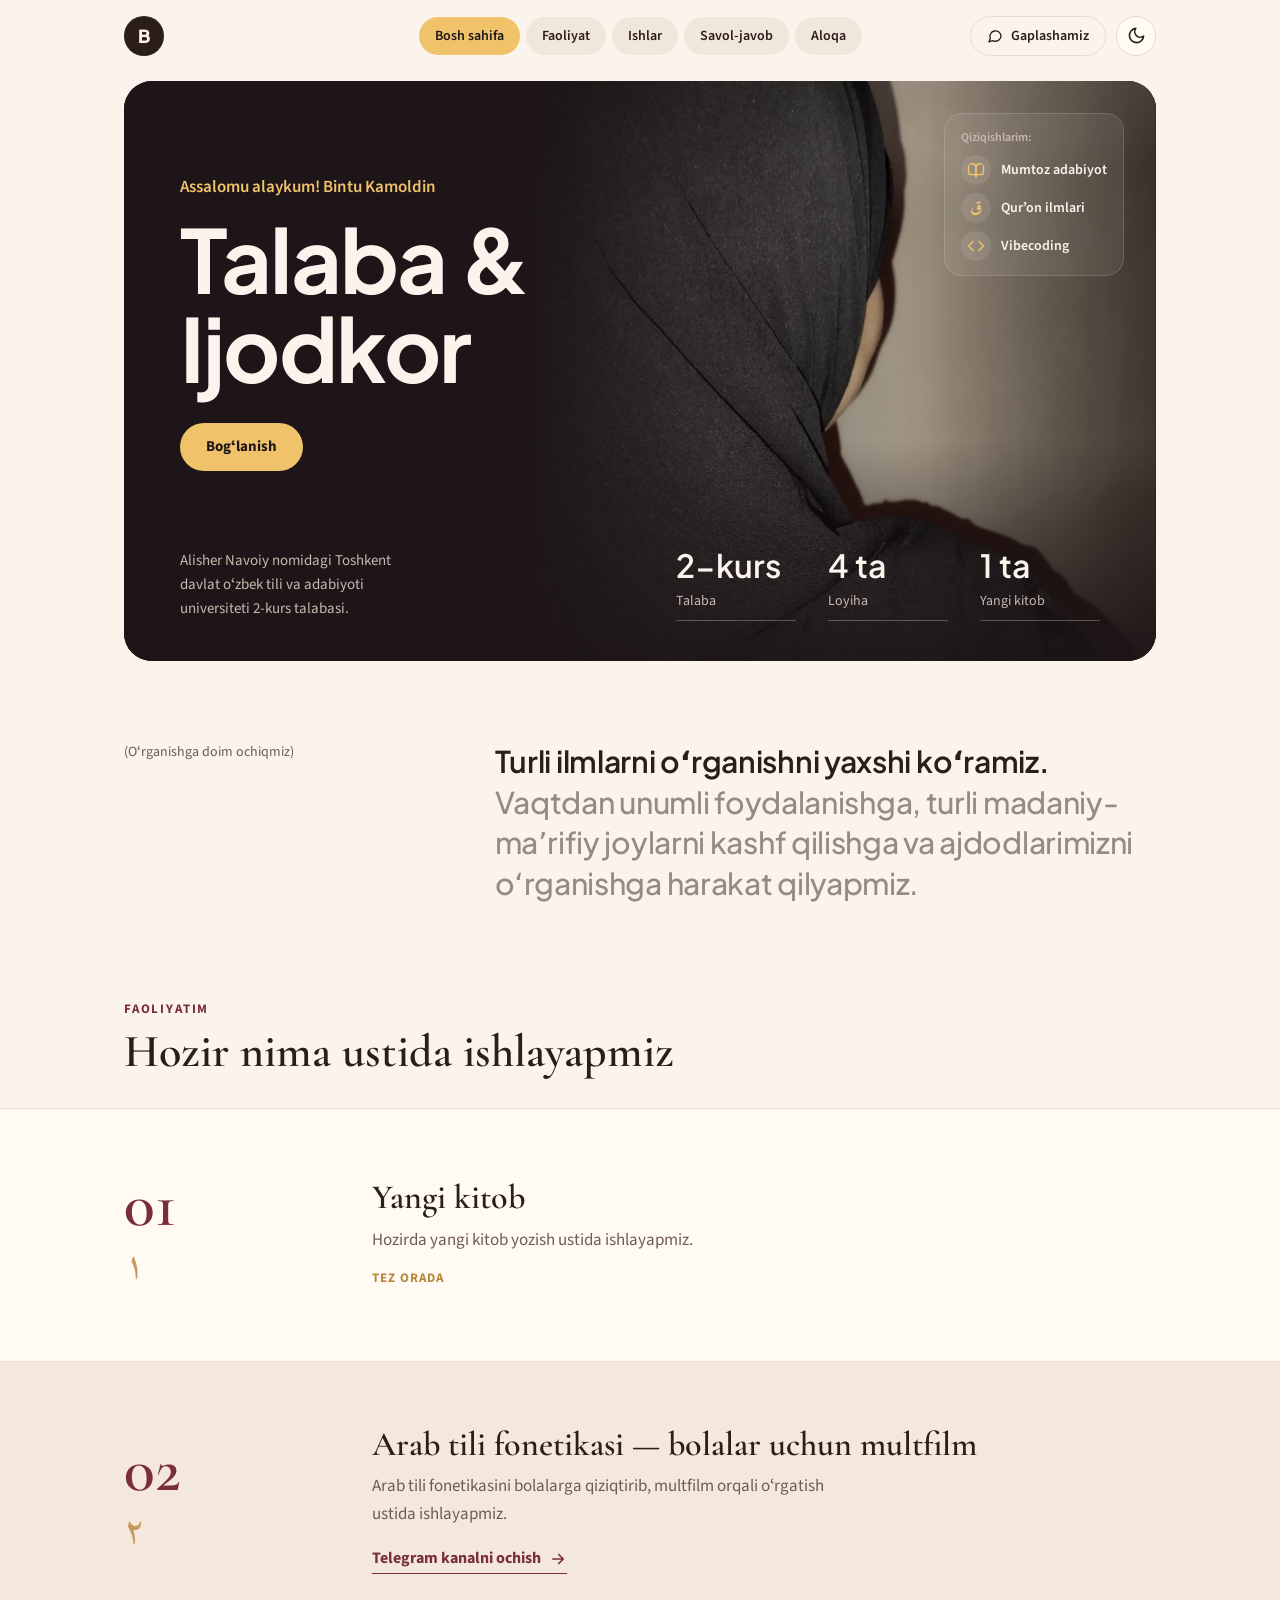
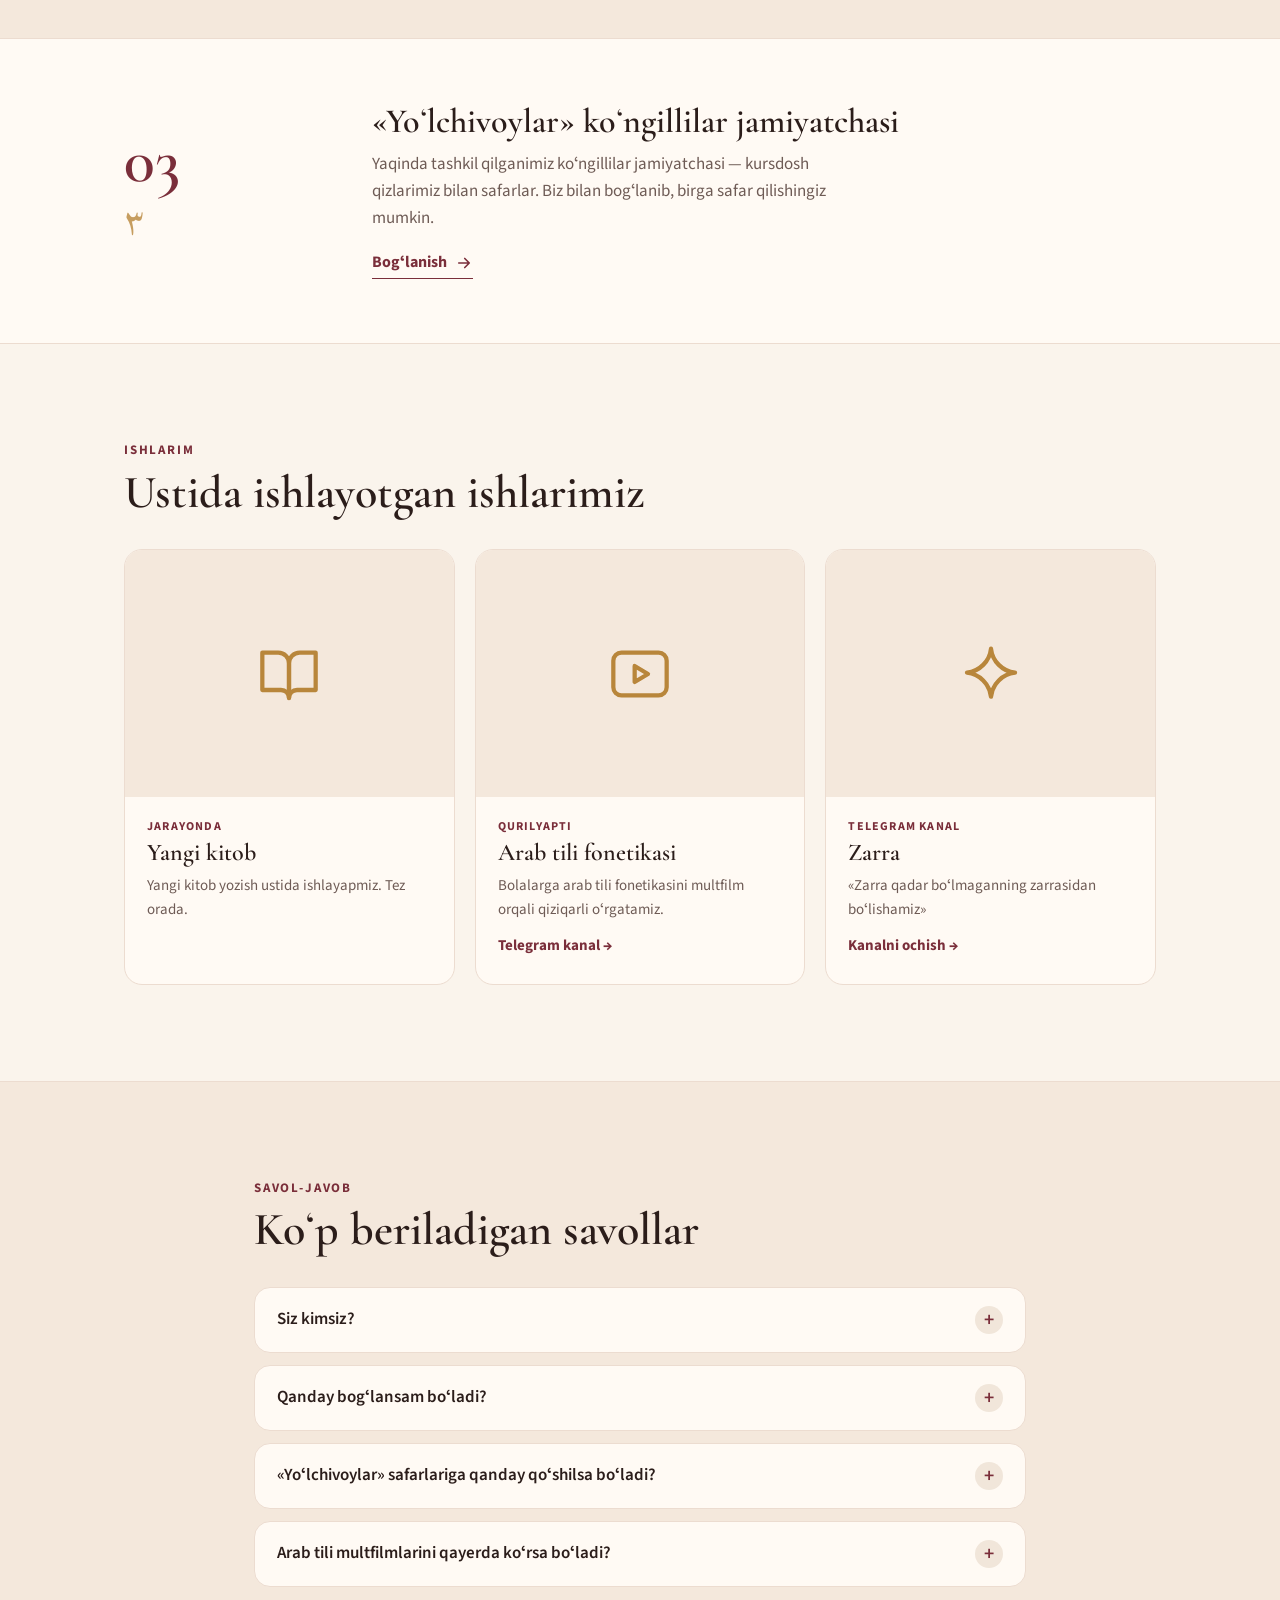
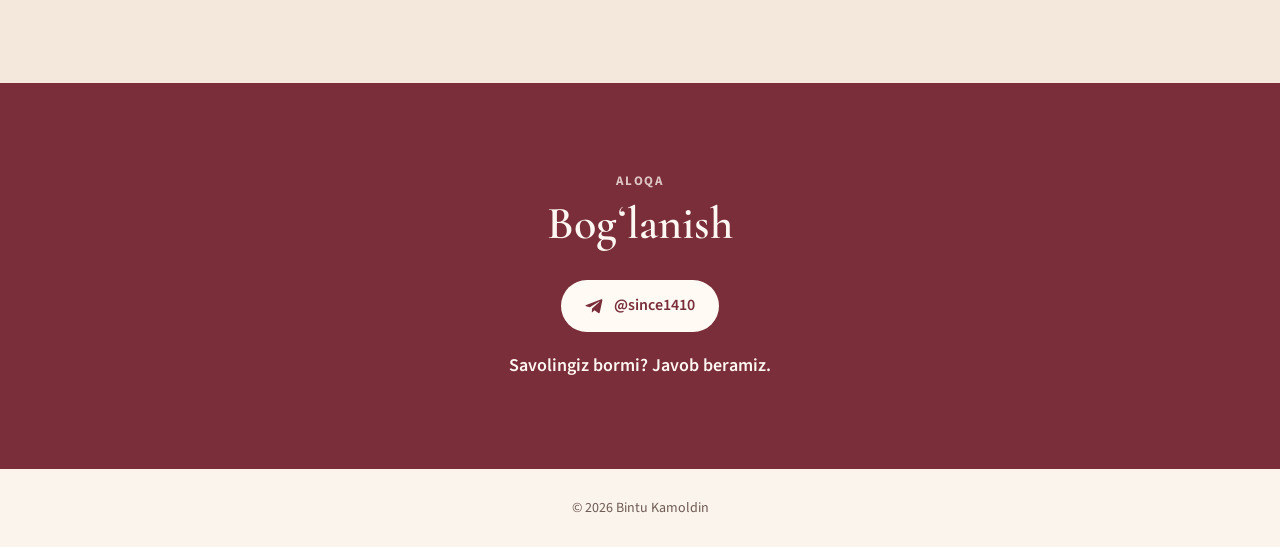
<file: Durdona-netlify/index.html>
<!doctype html>
<html lang="uz">
<head>
<meta charset="utf-8">
<meta name="viewport" content="width=device-width, initial-scale=1">
<title>Bintu Kamoldin — talaba, ijodkor</title>
<meta name="description" content="Bintu Kamoldin — Alisher Navoiy nomidagi ToshDOʻTAU talabasi. Mumtoz adabiyot, vibecoding va Qurʼon ilmlari.">
<link rel="canonical" href="https://durdonabozorova571-lang.github.io/my-site/">
<!-- Havola Telegram va boshqa ilovalarda karta boʻlib chiqishi uchun (Open Graph) -->
<meta property="og:type" content="website">
<meta property="og:site_name" content="Bintu Kamoldin">
<meta property="og:locale" content="uz_UZ">
<meta property="og:title" content="Bintu Kamoldin — talaba, ijodkor">
<meta property="og:description" content="Alisher Navoiy nomidagi ToshDOʻTAU talabasi. Mumtoz adabiyot, Qurʼon ilmlari va vibecoding. Faoliyat, ishlar va savol-javob.">
<meta property="og:url" content="https://durdonabozorova571-lang.github.io/my-site/">
<meta property="og:image" content="https://durdonabozorova571-lang.github.io/my-site/images/og.jpg">
<meta property="og:image:type" content="image/jpeg">
<meta property="og:image:width" content="1200">
<meta property="og:image:height" content="630">
<meta property="og:image:alt" content="Bintu Kamoldin — Talaba va Ijodkor">
<meta name="twitter:card" content="summary_large_image">
<meta name="twitter:title" content="Bintu Kamoldin — talaba, ijodkor">
<meta name="twitter:description" content="Alisher Navoiy nomidagi ToshDOʻTAU talabasi. Mumtoz adabiyot, Qurʼon ilmlari va vibecoding. Faoliyat, ishlar va savol-javob.">
<meta name="twitter:image" content="https://durdonabozorova571-lang.github.io/my-site/images/og.jpg">
<meta name="theme-color" content="#faf4ec" media="(prefers-color-scheme: light)">
<meta name="theme-color" content="#1b1314" media="(prefers-color-scheme: dark)">
<link rel="preconnect" href="https://fonts.googleapis.com">
<link rel="preconnect" href="https://fonts.gstatic.com" crossorigin>
<link href="https://fonts.googleapis.com/css2?family=Amiri:wght@400;700&family=Plus+Jakarta+Sans:wght@500;600;700;800&family=Cormorant+Garamond:wght@500;600;700&family=Source+Sans+3:wght@400;500;600;700&display=swap" rel="stylesheet">
<style>
/* ===== Ranglar ===== */
:root {
  --bg: #faf4ec;
  --card: #fffaf4;
  --ink: #2b1d1a;
  --muted: #6e5b55;
  --line: #ecdcd0;
  --accent: #7a2e3a;       /* iliq qizgʻish-bordo */
  --accent-ink: #fff8f2;
  --gold: #b8863b;
  --soft: #f4e8dc;
  --band: #7a2e3a;         /* aloqa boʻlimi foni */
  --band-ink: #fff8f2;
  --pill: #f1e6da;          /* menyu tugmalari foni */
  --hero-card: #1d1517;     /* hero kartasi (ikkala temada ham toʻq) */
  --hero-ink: #fbf3ec;
  --hero-muted: #cbb8ae;
  --hero-accent: #f0c36a;   /* iliq tilla urgʻu */
  --hero-accent-ink: #1d1517;
}
/* Qorongʻi tema: qurilma sozlamasi boʻyicha (agar foydalanuvchi yorugʻni tanlamagan boʻlsa) */
@media (prefers-color-scheme: dark) {
  :root:not([data-theme="light"]) {
    --bg: #1b1314;
    --card: #241a1b;
    --ink: #f3e8e0;
    --muted: #b9a59c;
    --line: #3a2a2b;
    --accent: #e3909b;
    --accent-ink: #1b1314;
    --gold: #d9aa5f;
    --soft: #2c2021;
    --band: #3a1f25;
    --band-ink: #f3e8e0;
    --pill: #2f2324;
    --hero-card: #120c0d;
    color-scheme: dark;
  }
}
/* Qorongʻi tema: tugma orqali tanlanganda */
:root[data-theme="dark"] {
  --bg: #1b1314;
  --card: #241a1b;
  --ink: #f3e8e0;
  --muted: #b9a59c;
  --line: #3a2a2b;
  --accent: #e3909b;
  --accent-ink: #1b1314;
  --gold: #d9aa5f;
  --soft: #2c2021;
  --band: #3a1f25;
  --band-ink: #f3e8e0;
  --pill: #2f2324;
  --hero-card: #120c0d;
  color-scheme: dark;
}

/* ===== Asos ===== */
* { box-sizing: border-box; margin: 0; padding: 0; }
html { scroll-behavior: smooth; scroll-padding-top: 72px; }
body {
  background: var(--bg);
  color: var(--ink);
  font-family: "Source Sans 3", system-ui, -apple-system, "Segoe UI", sans-serif;
  font-size: 17px;
  line-height: 1.6;
  transition: background-color .25s ease, color .25s ease;
}
a { color: inherit; }
.container {
  width: 100%;
  max-width: 1080px;
  margin: 0 auto;
  padding-left: 24px;
  padding-right: 24px;
}
.eyebrow {
  font-size: 13px;
  font-weight: 700;
  letter-spacing: .14em;
  text-transform: uppercase;
  color: var(--accent);
}
h1, h2, h3 {
  font-family: "Cormorant Garamond", Georgia, "Times New Roman", serif;
  font-weight: 600;
  line-height: 1.1;
  text-wrap: balance;
}
h2 { font-size: clamp(32px, 5vw, 46px); margin-top: 6px; }
.lead { color: var(--muted); font-size: 18px; max-width: 50ch; }

/* ===== Tugmalar ===== */
.actions { display: flex; flex-wrap: wrap; gap: 12px; margin-top: 32px; }
.actions-center { justify-content: center; }
.btn {
  display: inline-flex;
  align-items: center;
  justify-content: center;
  gap: 10px;
  padding: 13px 24px;
  border-radius: 999px;
  font-size: 16px;
  font-weight: 600;
  text-decoration: none;
  transition: transform .15s ease, opacity .15s ease;
}
.btn:hover { transform: translateY(-1px); opacity: .92; }
.btn:focus-visible, .link-btn:focus-visible { outline: 3px solid var(--gold); outline-offset: 3px; }
.btn svg { width: 19px; height: 19px; flex: none; }
.btn-primary { background: var(--accent); color: var(--accent-ink); }
.btn-outline { border: 1.5px solid var(--accent); color: var(--accent); }
.btn-light { background: var(--card); color: var(--accent); }
.btn-ghost { border: 1.5px solid var(--band-ink); color: var(--band-ink); }

/* ===== Yuqori menyu ===== */
.topbar {
  position: sticky;
  top: 0;
  z-index: 10;
  background: var(--bg);
}
.topbar {
  border-bottom: 1px solid transparent;
  transition: border-color .2s ease, background-color .25s ease;
}
.topbar.scrolled { border-bottom-color: var(--line); }
.topbar-inner {
  display: grid;
  grid-template-columns: 1fr auto 1fr;
  align-items: center;
  min-height: 72px;
}
.logo { text-decoration: none; justify-self: start; }
.logo-circle {
  width: 40px;
  height: 40px;
  border-radius: 50%;
  background: var(--ink);
  color: var(--bg);
  display: grid;
  place-items: center;
  font-family: "Plus Jakarta Sans", system-ui, sans-serif;
  font-weight: 800;
  font-size: 18px;
}
.nav { display: flex; gap: 6px; }
.nav a {
  white-space: nowrap;
  text-decoration: none;
  font-size: 14px;
  font-weight: 600;
  color: var(--ink);
  background: var(--pill);
  padding: 8px 16px;
  border-radius: 999px;
}
.nav a:hover { color: var(--accent); }
.nav a.active { background: var(--hero-accent); color: var(--hero-accent-ink); }
.topbar-right { display: flex; align-items: center; gap: 10px; justify-self: end; }
.talk-btn {
  display: inline-flex;
  align-items: center;
  gap: 8px;
  font-size: 14px;
  font-weight: 600;
  text-decoration: none;
  color: var(--ink);
  border: 1.5px solid var(--line);
  padding: 8px 16px;
  border-radius: 999px;
}
.talk-btn svg { width: 16px; height: 16px; }
.talk-btn:hover { border-color: var(--accent); color: var(--accent); }
.nav a:focus-visible, .talk-btn:focus-visible, .hero-cta:focus-visible { outline: 3px solid var(--gold); outline-offset: 3px; }

/* ===== Tema tugmasi ===== */
.theme-toggle {
  width: 40px;
  height: 40px;
  border-radius: 50%;
  border: 1.5px solid var(--line);
  background: var(--card);
  color: var(--ink);
  display: grid;
  place-items: center;
  cursor: pointer;
  flex: none;
}
.theme-toggle:hover { color: var(--accent); }
.theme-toggle:focus-visible { outline: 3px solid var(--gold); outline-offset: 2px; }
.theme-toggle svg { width: 19px; height: 19px; }
.theme-toggle .icon-sun { display: none; }
[data-current="dark"] .theme-toggle .icon-sun { display: block; }
[data-current="dark"] .theme-toggle .icon-moon { display: none; }

/* ===== Hero (toʻq karta) ===== */
.hero { padding: 8px 0 0; }
.hero-card {
  position: relative;
  overflow: hidden;
  border-radius: 28px;
  background: var(--hero-card);
  color: var(--hero-ink);
  min-height: 580px;
  padding: 56px 56px 40px;
  display: flex;
  flex-direction: column;
  justify-content: space-between;
  gap: 40px;
}
.hero-photo {
  position: absolute;
  top: 0;
  bottom: 0;
  right: 0;
  width: 60%;
}
.hero-photo img {
  position: absolute;
  inset: 0;
  width: 100%;
  height: 100%;
  object-fit: cover;
  object-position: center 30%;
  filter: brightness(.78) contrast(1.05) sepia(.12);
}
.hero-shade {
  position: absolute;
  inset: 0;
  pointer-events: none;
  background:
    linear-gradient(90deg, var(--hero-card) 38%, color-mix(in srgb, var(--hero-card) 55%, transparent) 55%, transparent 78%),
    linear-gradient(0deg, color-mix(in srgb, var(--hero-card) 90%, transparent) 0%, transparent 38%),
    linear-gradient(270deg, color-mix(in srgb, var(--hero-card) 45%, transparent) 0%, transparent 25%);
}
.photo-placeholder {
  position: absolute;
  inset: 0;
  display: none;
  flex-direction: column;
  align-items: center;
  justify-content: center;
  gap: 8px;
  color: var(--hero-accent);
}
.hero-photo.no-photo img { display: none; }
.hero-photo.no-photo .photo-placeholder { display: flex; }
.ph-letter { font-family: "Amiri", serif; font-size: 150px; line-height: 1; opacity: .5; }
.ph-note { font-size: 14px; color: var(--hero-muted); }

.hero-main { position: relative; margin: auto 0; max-width: 560px; }
.hero-hello { color: var(--hero-accent); font-size: 17px; font-weight: 600; }
.hero h1 {
  font-family: "Plus Jakarta Sans", system-ui, -apple-system, "Segoe UI", sans-serif;
  font-weight: 700;
  font-size: clamp(48px, 7vw, 88px);
  line-height: 1.02;
  letter-spacing: -0.02em;
  color: var(--hero-ink);
  margin: 12px 0 30px;
}
.hero-cta {
  display: inline-block;
  background: var(--hero-accent);
  color: var(--hero-accent-ink);
  font-size: 15px;
  font-weight: 700;
  padding: 12px 26px;
  border-radius: 999px;
  text-decoration: none;
  transition: transform .15s ease;
}
.hero-cta:hover { transform: translateY(-1px); }

.hero-panel {
  position: absolute;
  top: 32px;
  right: 32px;
  background: color-mix(in srgb, var(--hero-ink) 7%, transparent);
  border: 1px solid color-mix(in srgb, var(--hero-ink) 14%, transparent);
  backdrop-filter: blur(10px);
  border-radius: 18px;
  padding: 14px 16px;
}
.hero-panel p { font-size: 12px; font-weight: 600; color: var(--hero-muted); margin-bottom: 8px; }
.hero-panel ul { list-style: none; display: flex; flex-direction: column; gap: 8px; }
.hero-panel li { display: flex; align-items: center; gap: 10px; font-size: 14px; font-weight: 600; color: var(--hero-ink); }
.hero-panel svg, .panel-ar {
  width: 30px;
  height: 30px;
  padding: 6px;
  border-radius: 50%;
  background: color-mix(in srgb, var(--hero-ink) 10%, transparent);
  color: var(--hero-accent);
  flex: none;
}
.panel-ar { display: grid; place-items: center; padding: 0; font-family: "Amiri", serif; font-size: 18px; line-height: 1; }

.hero-bottom {
  position: relative;
  display: flex;
  justify-content: space-between;
  align-items: flex-end;
  gap: 32px;
}
.hero-note { max-width: 34ch; font-size: 15px; color: var(--hero-muted); }
.hero-stats { display: grid; grid-template-columns: repeat(3, minmax(120px, 1fr)); gap: 32px; }
.hero-stats strong {
  display: block;
  font-family: "Plus Jakarta Sans", system-ui, sans-serif;
  font-size: 32px;
  font-weight: 600;
  line-height: 1.1;
  color: var(--hero-ink);
}
.hero-stats span {
  display: block;
  margin-top: 6px;
  padding-bottom: 8px;
  font-size: 14px;
  color: var(--hero-muted);
  border-bottom: 1px solid color-mix(in srgb, var(--hero-ink) 28%, transparent);
}

/* ===== Men haqimda ===== */
.intro {
  display: grid;
  grid-template-columns: 1fr 2fr;
  gap: 40px;
  padding-top: 80px;
  padding-bottom: 32px;
}
.avail { font-size: 14px; color: var(--muted); }
.intro-text {
  font-family: "Plus Jakarta Sans", system-ui, sans-serif;
  font-size: clamp(22px, 2.6vw, 30px);
  font-weight: 500;
  line-height: 1.35;
  letter-spacing: -0.01em;
}
.intro-text strong { font-weight: 600; color: var(--ink); }
.intro-text span { color: color-mix(in srgb, var(--muted) 70%, transparent); }

/* ===== Faoliyatim ===== */
.section-head { padding-top: 64px; padding-bottom: 32px; }
.service { background: var(--card); border-top: 1px solid var(--line); padding: 64px 0; }
.service-alt { background: var(--soft); }
.service-inner {
  display: grid;
  grid-template-columns: 200px 1fr;
  gap: 48px;
  align-items: center;
}
.service-mark { display: flex; flex-direction: column; gap: 2px; }
.service-mark .num {
  font-family: "Cormorant Garamond", Georgia, serif;
  font-size: 64px;
  font-weight: 600;
  line-height: 1;
  color: var(--accent);
}
.service-mark .ar {
  font-family: "Amiri", serif;
  font-size: 36px;
  color: var(--gold);
  opacity: .8;
}
.service-body { min-width: 0; }
.service-body h3 { font-size: clamp(26px, 3.4vw, 34px); margin-bottom: 10px; }
.service-body p { color: var(--muted); font-size: 17px; max-width: 58ch; }
.status {
  display: inline-block;
  margin-top: 14px;
  font-size: 13px !important;
  font-weight: 700;
  letter-spacing: .08em;
  text-transform: uppercase;
  color: var(--gold) !important;
}
.link-btn {
  display: inline-flex;
  align-items: center;
  gap: 8px;
  margin-top: 18px;
  font-weight: 700;
  font-size: 16px;
  color: var(--accent);
  text-decoration: none;
  border-bottom: 1.5px solid currentColor;
  padding-bottom: 2px;
}
.link-btn svg { width: 18px; height: 18px; transition: transform .15s ease; }
.link-btn:hover svg { transform: translateX(3px); }

/* ===== Ishlarim ===== */
.projects { padding: 96px 0; border-top: 1px solid var(--line); }
.section-head-inline { padding-bottom: 32px; }
.project-grid {
  display: grid;
  grid-template-columns: repeat(3, 1fr);
  gap: 20px;
}
.project {
  background: var(--card);
  border: 1px solid var(--line);
  border-radius: 18px;
  overflow: hidden;
  transition: transform .2s ease;
}
.project:hover { transform: translateY(-3px); }
.project-cover {
  aspect-ratio: 4 / 3;
  background: var(--soft);
  display: grid;
  place-items: center;
}
.project-cover span { font-family: "Amiri", serif; font-size: 64px; color: var(--gold); opacity: .6; }
.project-cover svg { width: 64px; height: 64px; color: var(--gold); }
.project-link {
  display: inline-block;
  margin-top: 12px;
  font-size: 15px;
  font-weight: 700;
  color: var(--accent);
  text-decoration: none;
}
.project-link:hover { text-decoration: underline; text-underline-offset: 3px; }
.project-link:focus-visible { outline: 3px solid var(--gold); outline-offset: 3px; }
.project-cover img { width: 100%; height: 100%; object-fit: cover; }
.project-body { padding: 20px 22px 24px; }
.project-tag {
  font-size: 12px;
  font-weight: 700;
  letter-spacing: .1em;
  text-transform: uppercase;
  color: var(--accent);
}
.project-body h3 { font-size: 24px; margin: 4px 0 8px; }
.project-body p:not(.project-tag) { color: var(--muted); font-size: 15px; }

/* ===== Savol-javob ===== */
.faq { padding: 96px 0; border-top: 1px solid var(--line); background: var(--soft); }
.faq-inner { max-width: 820px; }
.faq-list { display: grid; gap: 12px; }
.faq-item {
  background: var(--card);
  border: 1px solid var(--line);
  border-radius: 16px;
  transition: border-color .2s ease;
}
.faq-item[open] { border-color: color-mix(in srgb, var(--accent) 45%, var(--line)); }
.faq-item summary {
  display: flex;
  align-items: center;
  justify-content: space-between;
  gap: 16px;
  padding: 18px 22px;
  font-weight: 600;
  font-size: 17px;
  cursor: pointer;
  list-style: none;
}
.faq-item summary::-webkit-details-marker { display: none; }
.faq-item summary::after {
  content: "+";
  flex: none;
  width: 28px;
  height: 28px;
  border-radius: 50%;
  display: grid;
  place-items: center;
  font-size: 20px;
  line-height: 1;
  color: var(--accent);
  background: var(--pill);
  transition: transform .2s ease;
}
.faq-item[open] summary::after { transform: rotate(45deg); }
.faq-item summary:hover { color: var(--accent); }
.faq-item summary:focus-visible { outline: 3px solid var(--gold); outline-offset: 3px; border-radius: 16px; }
.faq-item p { padding: 0 22px 20px; color: var(--muted); max-width: 62ch; }
.faq-item p a { color: var(--accent); font-weight: 600; text-underline-offset: 3px; }

/* ===== Aloqa ===== */
.contact { background: var(--band); color: var(--band-ink); padding: 88px 0; }
.contact-inner { text-align: center; }
.eyebrow-light { color: var(--band-ink); opacity: .75; }
.contact h2 { margin-top: 6px; }
.question { margin-top: 20px; font-size: 18px; font-weight: 600; }

/* ===== Pastki qism ===== */
.footer { padding: 28px 0; font-size: 14px; color: var(--muted); text-align: center; }

/* ===== Menyu: tor ekranda havolalar ikkinchi qatorda, barmoq bilan suriladi ===== */
@media (max-width: 1000px) {
  html { scroll-padding-top: 124px; }
  .topbar-inner { grid-template-columns: auto 1fr; min-height: 0; padding-top: 12px; row-gap: 10px; }
  .nav {
    grid-column: 1 / -1;
    grid-row: 2;
    overflow-x: auto;
    scrollbar-width: none;
    margin: 0 -24px;
    padding: 0 24px 12px;
  }
  .nav::-webkit-scrollbar { display: none; }
}

/* ===== Telefon / planshet ===== */
@media (max-width: 860px) {
  .hero-card { min-height: 0; padding: 28px 22px 26px; gap: 24px; }
  .hero-photo { width: 100%; height: 340px; bottom: auto; }
  .hero-shade {
    background: linear-gradient(0deg, var(--hero-card) calc(100% - 340px), color-mix(in srgb, var(--hero-card) 40%, transparent) calc(100% - 200px), transparent 100%);
  }
  .hero-main { margin: 250px 0 0; }
  .hero-panel { position: relative; top: auto; right: auto; }
  .hero-bottom { flex-direction: column; align-items: stretch; gap: 24px; }
  .hero-stats { grid-template-columns: repeat(3, 1fr); gap: 14px; }
  .hero-stats strong { font-size: 22px; }
  .hero-stats span { font-size: 13px; }
  .intro { grid-template-columns: 1fr; gap: 12px; padding-top: 56px; }
  .service { padding: 48px 0; }
  .service-inner { grid-template-columns: 1fr; gap: 12px; }
  .service-mark { flex-direction: row; align-items: baseline; gap: 14px; }
  .service-mark .num { font-size: 50px; }
  .project-grid { grid-template-columns: 1fr; }
  .project-cover { aspect-ratio: 16 / 9; }
  .projects, .faq { padding: 72px 0; }
  .faq-item summary { padding: 16px 18px; font-size: 16px; }
  .faq-item p { padding: 0 18px 18px; }
}
@media (max-width: 520px) {
  .container { padding-left: 16px; padding-right: 16px; }
  .nav { margin: 0 -16px; padding: 0 16px 12px; }
  .talk-btn { padding: 8px 12px; }
  .btn { flex: 1 1 100%; }
  .lead { font-size: 17px; }
}
/* ===== Telefonda barmoq bilan bosish qulay boʻlsin: tugmalar kamida 44px ===== */
@media (max-width: 860px) {
  html { scroll-padding-top: 140px; }
  .nav a { padding: 12px 16px; }
  .talk-btn { min-height: 44px; }
  .theme-toggle, .logo-circle { width: 44px; height: 44px; }
  .hero-cta { padding: 14px 28px; }
  .link-btn, .project-link {
    display: inline-flex;
    align-items: center;
    gap: 8px;
    min-height: 44px;
    padding: 10px 18px;
    border: 1.5px solid currentColor;
    border-radius: 999px;
  }
  .project-link { margin-top: 14px; }
  .project-link:hover { text-decoration: none; }
}
@media (prefers-reduced-motion: reduce) {
  * { transition: none !important; scroll-behavior: auto !important; }
}

</style>
<script>
// ===== Tema (yorugʻ / qorongʻi) =====
// Sahifa chizilishidan oldin ishlaydi, shunda rang "miltillamaydi"
(function () {
  var root = document.documentElement;
  var media = window.matchMedia("(prefers-color-scheme: dark)");

  function saved() {
    try { return localStorage.getItem("theme"); } catch (e) { return null; }
  }
  function current() {
    return root.getAttribute("data-theme") || (media.matches ? "dark" : "light");
  }
  function sync() {
    root.setAttribute("data-current", current());
  }

  var s = saved();
  if (s === "light" || s === "dark") root.setAttribute("data-theme", s);
  sync();
  if (media.addEventListener) media.addEventListener("change", sync);

  window.toggleTheme = function () {
    var next = current() === "dark" ? "light" : "dark";
    root.setAttribute("data-theme", next);
    try { localStorage.setItem("theme", next); } catch (e) {}
    sync();
  };
})();

document.addEventListener("DOMContentLoaded", function () {
  // Tema tugmasi
  var btn = document.querySelector(".theme-toggle");
  if (btn) btn.addEventListener("click", window.toggleTheme);

  // Kurs raqami / bitiruvchi holatini avtomatik yangilaydi
  window.updateStudy(new Date());

  // Loyihalar sonini avtomatik yozadi: data-project belgisi qoʻyilgan har bir karta yoki boʻlim
  var pc = document.getElementById("project-count");
  if (pc) pc.textContent = document.querySelectorAll("[data-project]").length + " ta";

  // Menyu: hozir qaysi boʻlimda turganingizni belgilaydi
  var topbar = document.querySelector(".topbar");
  var nav = document.querySelector(".nav");
  var links = nav ? Array.prototype.slice.call(nav.querySelectorAll('a[href^="#"]')) : [];
  var targets = links.map(function (a) { return document.getElementById(a.getAttribute("href").slice(1)); });
  var activeIndex = -1;

  function setActive(i) {
    if (i === activeIndex) return;
    activeIndex = i;
    links.forEach(function (a, j) {
      a.classList.toggle("active", j === i);
      if (j === i) a.setAttribute("aria-current", "true"); else a.removeAttribute("aria-current");
    });
    // Telefonda faol havola koʻrinib tursin (sahifani emas, faqat menyu qatorini suradi)
    var a = links[i];
    if (a && nav.scrollWidth > nav.clientWidth) {
      var left = a.offsetLeft - (nav.clientWidth - a.offsetWidth) / 2;
      nav.scrollTo({ left: Math.max(0, left), behavior: "smooth" });
    }
  }

  function onScroll() {
    if (topbar) topbar.classList.toggle("scrolled", window.scrollY > 4);
    var offset = (topbar ? topbar.offsetHeight : 72) + 24;
    var current = 0;
    targets.forEach(function (t, i) {
      if (t && t.getBoundingClientRect().top - offset <= 0) current = i;
    });
    // Sahifa oxiriga yetganda oxirgi boʻlimni belgilaydi
    if (window.innerHeight + window.scrollY >= document.documentElement.scrollHeight - 2) current = targets.length - 1;
    setActive(current);
  }

  var ticking = false;
  window.addEventListener("scroll", function () {
    if (ticking) return;
    ticking = true;
    window.requestAnimationFrame(function () { ticking = false; onScroll(); });
  }, { passive: true });
  window.addEventListener("resize", onScroll);
  onScroll();

  // Pastki qismdagi yilni avtomatik yangilaydi
  var year = document.getElementById("year");
  if (year) year.textContent = new Date().getFullYear();

  // Rasm (images/photo.jpg) topilmasa, vaqtinchalik belgini koʻrsatadi
  var photo = document.querySelector(".hero-photo");
  var img = photo && photo.querySelector("img");
  if (img) {
    var showPlaceholder = function () { photo.classList.add("no-photo"); };
    if (img.complete && img.naturalWidth === 0) showPlaceholder();
    img.addEventListener("error", showPlaceholder);
  }
});

// ===== Oʻqish holati (avtomatik) =====
// Oʻqish 2025-yil sentabrda boshlangan. Har yili 1-sentabrdan kurs bittaga oshadi.
// 4-kurs tugagach (2029-yil 1-iyuldan) "bitiruvchi" deb koʻrsatiladi.
var STUDY = {
  startYear: 2025,          // 1-kurs boshlangan yil (sentabr)
  years: 4,                 // necha yillik taʼlim
  graduationMonth: 6,       // bitirish oyi: 6 = iyul (0 = yanvar)
  university: "Alisher Navoiy nomidagi Toshkent davlat oʻzbek tili va adabiyoti universiteti"
};

window.studyStatus = function (now) {
  var gradYear = STUDY.startYear + STUDY.years;
  var gradDate = new Date(gradYear, STUDY.graduationMonth, 1);
  if (now >= gradDate) return { graduated: true, year: gradYear };
  var course = now.getFullYear() - STUDY.startYear + (now.getMonth() >= 8 ? 1 : 0); // 8 = sentabr
  if (course < 1) course = 1;
  if (course > STUDY.years) course = STUDY.years;
  return { graduated: false, course: course };
};

window.updateStudy = function (now) {
  var st = window.studyStatus(now);
  var value = document.getElementById("study-value");
  var label = document.getElementById("study-label");
  var note = document.getElementById("study-note");
  if (st.graduated) {
    if (value) value.textContent = st.year;
    if (label) label.textContent = "Bitiruvchi";
    if (note) note.textContent = STUDY.university.replace(/universiteti$/, "universitetini") + " " + st.year + "-yilda tamomlagan.";
  } else {
    if (value) value.textContent = st.course + "-kurs";
    if (label) label.textContent = "Talaba";
    if (note) note.textContent = STUDY.university + " " + st.course + "-kurs talabasi.";
  }
};

</script>
</head>
<body>

  <!-- ===== Yuqori menyu ===== -->
  <header class="topbar">
    <div class="container topbar-inner">
      <a class="logo" href="#top" aria-label="Bintu Kamoldin — bosh sahifa"><span class="logo-circle">B</span></a>
      <nav class="nav" aria-label="Boʻlimlar">
        <a href="#top" class="active" aria-current="true">Bosh sahifa</a>
        <a href="#faoliyat">Faoliyat</a>
        <a href="#ishlar">Ishlar</a>
        <a href="#savol-javob">Savol-javob</a>
        <a href="#aloqa">Aloqa</a>
      </nav>
      <div class="topbar-right">
        <a class="talk-btn" href="#aloqa">
          <svg viewBox="0 0 24 24" fill="none" stroke="currentColor" stroke-width="2" stroke-linecap="round" stroke-linejoin="round" aria-hidden="true"><path d="M21 11.5a8.4 8.4 0 0 1-9 8.4 8.6 8.6 0 0 1-3.8-.9L3 21l1.9-5.2A8.4 8.4 0 1 1 21 11.5z"/></svg>
          Gaplashamiz
        </a>
        <button class="theme-toggle" type="button" aria-label="Temani almashtirish" title="Temani almashtirish">
          <svg class="icon-moon" viewBox="0 0 24 24" fill="none" stroke="currentColor" stroke-width="2" stroke-linecap="round" stroke-linejoin="round" aria-hidden="true"><path d="M21 12.8A9 9 0 1 1 11.2 3a7 7 0 0 0 9.8 9.8z"/></svg>
          <svg class="icon-sun" viewBox="0 0 24 24" fill="none" stroke="currentColor" stroke-width="2" stroke-linecap="round" stroke-linejoin="round" aria-hidden="true"><circle cx="12" cy="12" r="4"/><path d="M12 2v2M12 20v2M4.9 4.9l1.4 1.4M17.7 17.7l1.4 1.4M2 12h2M20 12h2M4.9 19.1l1.4-1.4M17.7 6.3l1.4-1.4"/></svg>
        </button>
      </div>
    </div>
  </header>

  <main id="top">

    <!-- ===== Hero ===== -->
    <section class="hero">
      <div class="container">
        <div class="hero-card">
          <div class="hero-photo">
            <!-- Rasmingiz: images/photo.jpg -->
            <img src="[data-uri]" alt="Bintu Kamoldin">
            <div class="photo-placeholder" aria-hidden="true">
              <span class="ph-letter">ب</span>
              <span class="ph-note">Rasm shu yerda boʻladi</span>
            </div>
          </div>
          <div class="hero-shade" aria-hidden="true"></div>

          <div class="hero-main">
            <p class="hero-hello">Assalomu alaykum! Bintu Kamoldin</p>
            <h1>Talaba &amp;<br>Ijodkor</h1>
            <a class="hero-cta" href="https://t.me/since1410" target="_blank" rel="noopener">Bogʻlanish</a>
          </div>

          <div class="hero-panel">
            <p>Qiziqishlarim:</p>
            <ul>
              <li><svg viewBox="0 0 24 24" fill="none" stroke="currentColor" stroke-width="2" stroke-linecap="round" stroke-linejoin="round" aria-hidden="true"><path d="M2 4h6a4 4 0 0 1 4 4v13a3 3 0 0 0-3-3H2z"/><path d="M22 4h-6a4 4 0 0 0-4 4v13a3 3 0 0 1 3-3h7z"/></svg>Mumtoz adabiyot</li>
              <li><span class="panel-ar" aria-hidden="true">ق</span>Qurʼon ilmlari</li>
              <li><svg viewBox="0 0 24 24" fill="none" stroke="currentColor" stroke-width="2" stroke-linecap="round" stroke-linejoin="round" aria-hidden="true"><path d="m16 18 6-6-6-6M8 6l-6 6 6 6"/></svg>Vibecoding</li>
            </ul>
          </div>

          <div class="hero-bottom">
            <p class="hero-note" id="study-note">Alisher Navoiy nomidagi Toshkent davlat oʻzbek tili va adabiyoti universiteti 2-kurs talabasi.</p>
            <div class="hero-stats">
              <div><strong id="study-value">2-kurs</strong><span id="study-label">Talaba</span></div>
              <div><strong id="project-count">4 ta</strong><span>Loyiha</span></div>
              <div><strong>1 ta</strong><span>Yangi kitob</span></div>
            </div>
          </div>
        </div>
      </div>
    </section>

    <!-- ===== Men haqimda ===== -->
    <section class="intro container">
      <p class="avail">(Oʻrganishga doim ochiqmiz)</p>
      <p class="intro-text">
        <strong>Turli ilmlarni oʻrganishni yaxshi koʻramiz.</strong>
        <span>Vaqtdan unumli foydalanishga, turli madaniy-maʼrifiy joylarni kashf qilishga va ajdodlarimizni oʻrganishga harakat qilyapmiz.</span>
      </p>
    </section>

    <!-- ===== Faoliyatim (3 ta ish) ===== -->
    <div id="faoliyat" class="section-head container">
      <p class="eyebrow">Faoliyatim</p>
      <h2>Hozir nima ustida ishlayapmiz</h2>
    </div>

    <section class="service">
      <div class="container service-inner">
        <div class="service-mark"><span class="num">01</span><span class="ar">١</span></div>
        <div class="service-body">
          <h3>Yangi kitob</h3>
          <p>Hozirda yangi kitob yozish ustida ishlayapmiz.</p>
          <p class="status">Tez orada</p>
        </div>
      </div>
    </section>

    <section class="service service-alt">
      <div class="container service-inner">
        <div class="service-mark"><span class="num">02</span><span class="ar">٢</span></div>
        <div class="service-body">
          <h3>Arab tili fonetikasi — bolalar uchun multfilm</h3>
          <p>Arab tili fonetikasini bolalarga qiziqtirib, multfilm orqali oʻrgatish ustida ishlayapmiz.</p>
          <a class="link-btn" href="https://t.me/somethingwithai" target="_blank" rel="noopener">
            Telegram kanalni ochish
            <svg viewBox="0 0 24 24" fill="none" stroke="currentColor" stroke-width="2.2" stroke-linecap="round" stroke-linejoin="round" aria-hidden="true"><path d="M5 12h14M13 6l6 6-6 6"/></svg>
          </a>
        </div>
      </div>
    </section>

    <section class="service" data-project>
      <div class="container service-inner">
        <div class="service-mark"><span class="num">03</span><span class="ar">٣</span></div>
        <div class="service-body">
          <h3>«Yoʻlchivoylar» koʻngillilar jamiyatchasi</h3>
          <p>Yaqinda tashkil qilganimiz koʻngillilar jamiyatchasi — kursdosh qizlarimiz bilan safarlar.
          Biz bilan bogʻlanib, birga safar qilishingiz mumkin.</p>
          <a class="link-btn" href="https://t.me/since1410" target="_blank" rel="noopener">
            Bogʻlanish
            <svg viewBox="0 0 24 24" fill="none" stroke="currentColor" stroke-width="2.2" stroke-linecap="round" stroke-linejoin="round" aria-hidden="true"><path d="M5 12h14M13 6l6 6-6 6"/></svg>
          </a>
        </div>
      </div>
    </section>

    <!-- ===== Ishlarim ===== -->
    <section id="ishlar" class="projects">
      <div class="container">
        <div class="section-head-inline">
          <p class="eyebrow">Ishlarim</p>
          <h2>Ustida ishlayotgan ishlarimiz</h2>
        </div>

        <!-- Har bir ish — bitta <article class="project" data-project>.
             Rasm qoʻshish: rasmni images/ papkasiga qoʻying va
             .project-cover ichidagi <svg> oʻrniga <img src="images/ish-1.jpg" alt="..."> yozing. -->
        <div class="project-grid">
          <article class="project" data-project>
            <div class="project-cover">
              <svg viewBox="0 0 24 24" fill="none" stroke="currentColor" stroke-width="1.6" stroke-linecap="round" stroke-linejoin="round" aria-hidden="true"><path d="M2 4h6a4 4 0 0 1 4 4v13a3 3 0 0 0-3-3H2z"/><path d="M22 4h-6a4 4 0 0 0-4 4v13a3 3 0 0 1 3-3h7z"/></svg>
            </div>
            <div class="project-body">
              <p class="project-tag">Jarayonda</p>
              <h3>Yangi kitob</h3>
              <p>Yangi kitob yozish ustida ishlayapmiz. Tez orada.</p>
            </div>
          </article>
          <article class="project" data-project>
            <div class="project-cover">
              <svg viewBox="0 0 24 24" fill="none" stroke="currentColor" stroke-width="1.6" stroke-linecap="round" stroke-linejoin="round" aria-hidden="true"><rect x="2" y="4" width="20" height="16" rx="3"/><path d="m10 9 5 3-5 3z"/></svg>
            </div>
            <div class="project-body">
              <p class="project-tag">Qurilyapti</p>
              <h3>Arab tili fonetikasi</h3>
              <p>Bolalarga arab tili fonetikasini multfilm orqali qiziqarli oʻrgatamiz.</p>
              <a class="project-link" href="https://t.me/somethingwithai" target="_blank" rel="noopener">Telegram kanal →</a>
            </div>
          </article>
          <article class="project" data-project>
            <div class="project-cover">
              <svg viewBox="0 0 24 24" fill="none" stroke="currentColor" stroke-width="1.6" stroke-linecap="round" stroke-linejoin="round" aria-hidden="true"><path d="M12 2.5c.5 4.7 4.3 8.5 9 9-4.7.5-8.5 4.3-9 9-.5-4.7-4.3-8.5-9-9 4.7-.5 8.5-4.3 9-9z"/></svg>
            </div>
            <div class="project-body">
              <p class="project-tag">Telegram kanal</p>
              <h3>Zarra</h3>
              <p>«Zarra qadar boʻlmaganning zarrasidan boʻlishamiz»</p>
              <a class="project-link" href="https://t.me/whenilearn" target="_blank" rel="noopener">Kanalni ochish →</a>
            </div>
          </article>
        </div>
      </div>
    </section>

    <!-- ===== Savol-javob ===== -->
    <section id="savol-javob" class="faq">
      <div class="container faq-inner">
        <div class="section-head-inline">
          <p class="eyebrow">Savol-javob</p>
          <h2>Koʻp beriladigan savollar</h2>
        </div>

        <!-- Har bir savol — bitta <details class="faq-item">. Bosilganda javob ochiladi. -->
        <div class="faq-list">
          <details class="faq-item">
            <summary>Siz kimsiz?</summary>
            <p>Alisher Navoiy nomidagi Toshkent davlat oʻzbek tili va adabiyoti universiteti talabasimiz. Mumtoz adabiyot, Qurʼon ilmlari va vibecoding bilan qiziqamiz.</p>
          </details>
          <details class="faq-item">
            <summary>Qanday bogʻlansam boʻladi?</summary>
            <p>Telegramda <a href="https://t.me/since1410" target="_blank" rel="noopener">@since1410</a> ga yozing. Javob beramiz.</p>
          </details>
          <details class="faq-item">
            <summary>«Yoʻlchivoylar» safarlariga qanday qoʻshilsa boʻladi?</summary>
            <p><a href="https://t.me/since1410" target="_blank" rel="noopener">@since1410</a> ga yozing — safarlar haqida aytib beramiz.</p>
          </details>
          <details class="faq-item">
            <summary>Arab tili multfilmlarini qayerda koʻrsa boʻladi?</summary>
            <p>Loyiha hozir qurilyapti. Yangiliklar <a href="https://t.me/somethingwithai" target="_blank" rel="noopener">Telegram kanalimizda</a> chiqadi.</p>
          </details>
        </div>
      </div>
    </section>

    <!-- ===== Aloqa ===== -->
    <section id="aloqa" class="contact">
      <div class="container contact-inner">
        <p class="eyebrow eyebrow-light">Aloqa</p>
        <h2>Bogʻlanish</h2>
        <div class="actions actions-center">
          <a class="btn btn-light" href="https://t.me/since1410" target="_blank" rel="noopener">
            <svg viewBox="0 0 24 24" fill="currentColor" aria-hidden="true"><path d="M21.9 4.3 18.7 19.4c-.2 1.1-.9 1.3-1.8.8l-4.9-3.6-2.4 2.3c-.3.3-.5.5-1 .5l.3-5 9.1-8.2c.4-.4-.1-.6-.6-.2L6.2 13.1l-4.8-1.5c-1-.3-1.1-1 .2-1.5L20.5 2.8c.9-.3 1.7.2 1.4 1.5z"/></svg>
            @since1410
          </a>
        </div>
        <p class="question">Savolingiz bormi? Javob beramiz.</p>
      </div>
    </section>
  </main>

  <footer class="footer">
    <div class="container">© <span id="year">2026</span> Bintu Kamoldin</div>
  </footer>

</body>
</html>
</file>
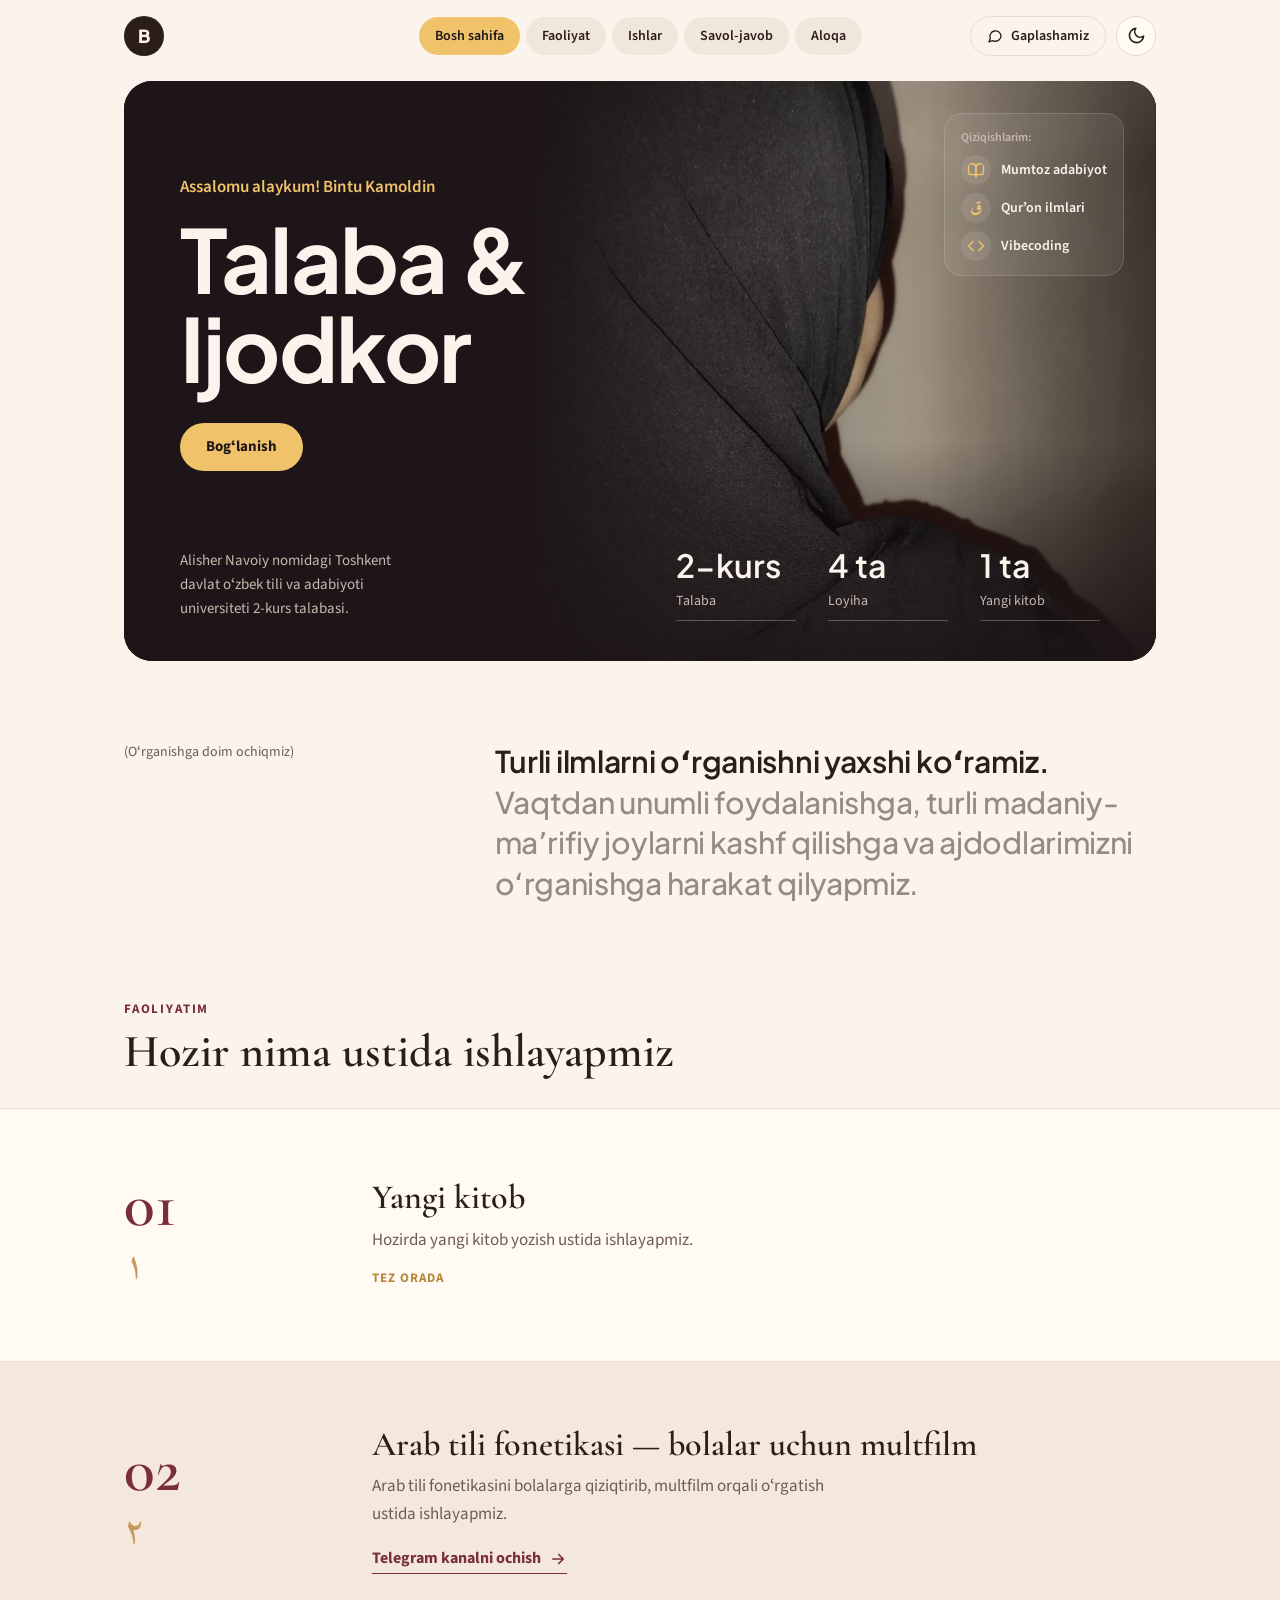
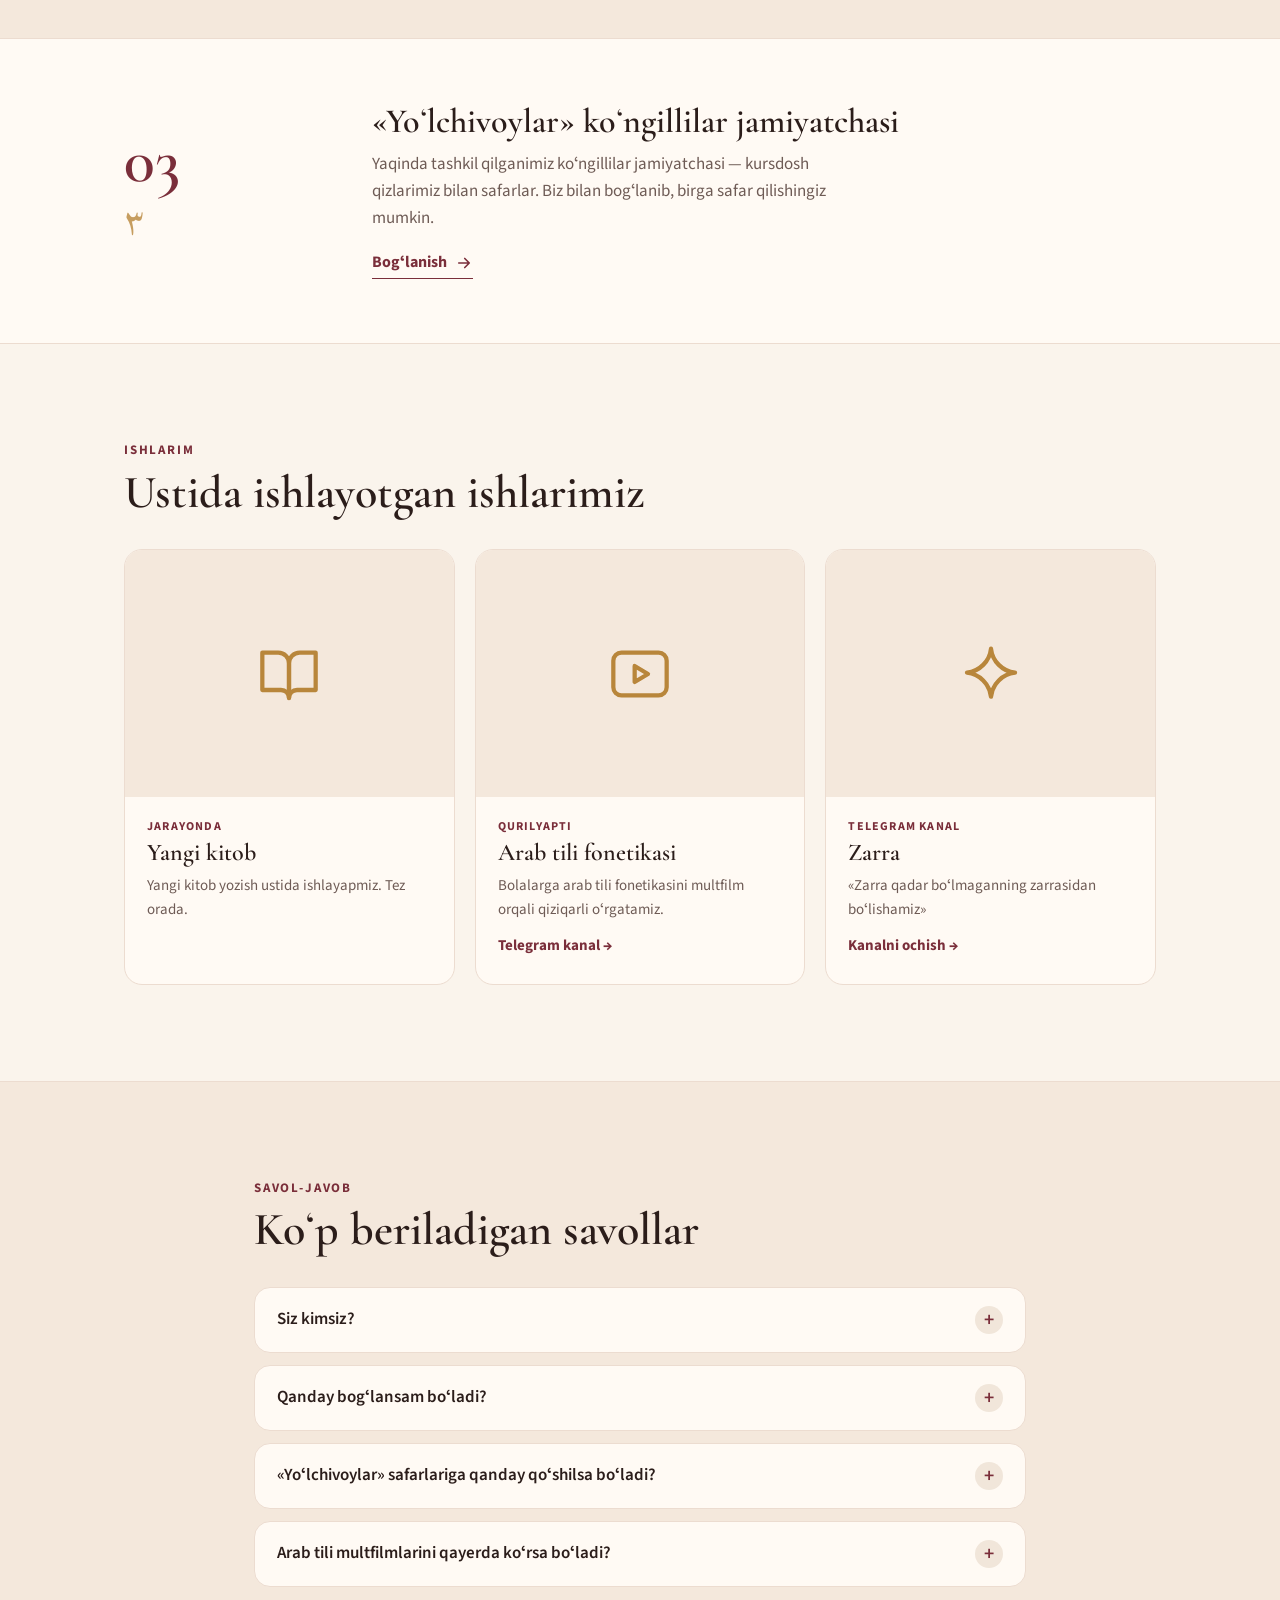
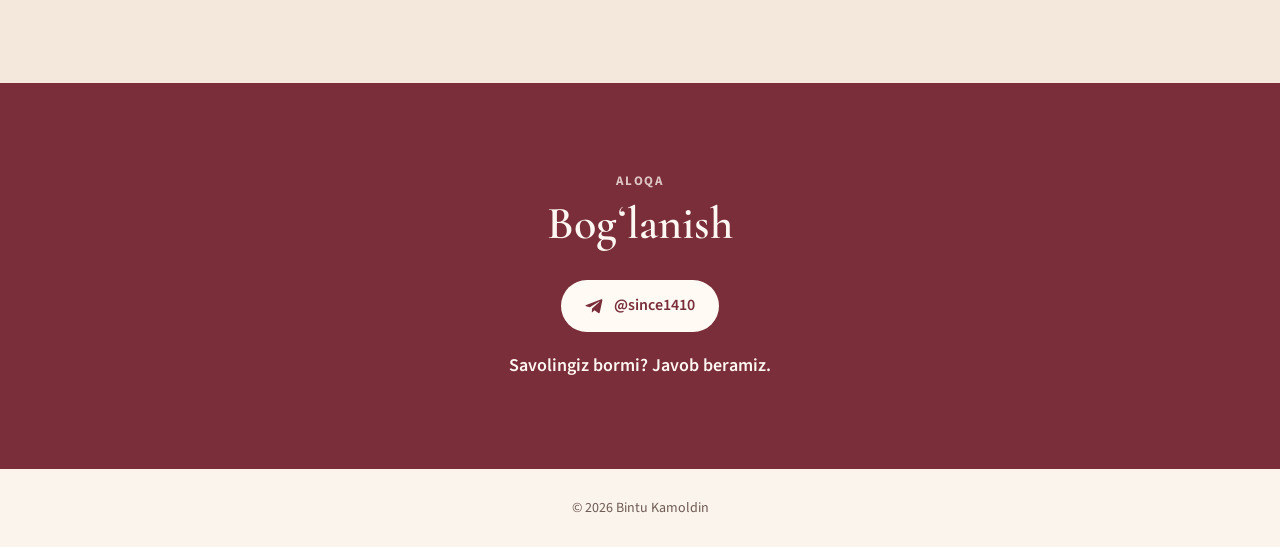
<file: Durdona/index.html>
<!doctype html>
<html lang="uz">
<head>
<meta charset="utf-8">
<meta name="viewport" content="width=device-width, initial-scale=1">
<title>Bintu Kamoldin — talaba, ijodkor</title>
<meta name="description" content="Bintu Kamoldin — Alisher Navoiy nomidagi ToshDOʻTAU talabasi. Mumtoz adabiyot, vibecoding va Qurʼon ilmlari.">
<link rel="canonical" href="https://durdonabozorova571-lang.github.io/my-site/">
<!-- Havola Telegram va boshqa ilovalarda karta boʻlib chiqishi uchun (Open Graph) -->
<meta property="og:type" content="website">
<meta property="og:site_name" content="Bintu Kamoldin">
<meta property="og:locale" content="uz_UZ">
<meta property="og:title" content="Bintu Kamoldin — talaba, ijodkor">
<meta property="og:description" content="Alisher Navoiy nomidagi ToshDOʻTAU talabasi. Mumtoz adabiyot, Qurʼon ilmlari va vibecoding. Faoliyat, ishlar va savol-javob.">
<meta property="og:url" content="https://durdonabozorova571-lang.github.io/my-site/">
<meta property="og:image" content="https://durdonabozorova571-lang.github.io/my-site/images/og.jpg">
<meta property="og:image:type" content="image/jpeg">
<meta property="og:image:width" content="1200">
<meta property="og:image:height" content="630">
<meta property="og:image:alt" content="Bintu Kamoldin — Talaba va Ijodkor">
<meta name="twitter:card" content="summary_large_image">
<meta name="twitter:title" content="Bintu Kamoldin — talaba, ijodkor">
<meta name="twitter:description" content="Alisher Navoiy nomidagi ToshDOʻTAU talabasi. Mumtoz adabiyot, Qurʼon ilmlari va vibecoding. Faoliyat, ishlar va savol-javob.">
<meta name="twitter:image" content="https://durdonabozorova571-lang.github.io/my-site/images/og.jpg">
<meta name="theme-color" content="#faf4ec" media="(prefers-color-scheme: light)">
<meta name="theme-color" content="#1b1314" media="(prefers-color-scheme: dark)">
<link rel="preconnect" href="https://fonts.googleapis.com">
<link rel="preconnect" href="https://fonts.gstatic.com" crossorigin>
<link href="https://fonts.googleapis.com/css2?family=Amiri:wght@400;700&family=Plus+Jakarta+Sans:wght@500;600;700;800&family=Cormorant+Garamond:wght@500;600;700&family=Source+Sans+3:wght@400;500;600;700&display=swap" rel="stylesheet">
<link rel="stylesheet" href="style.css">
<script src="script.js"></script>
</head>
<body>

  <!-- ===== Yuqori menyu ===== -->
  <header class="topbar">
    <div class="container topbar-inner">
      <a class="logo" href="#top" aria-label="Bintu Kamoldin — bosh sahifa"><span class="logo-circle">B</span></a>
      <nav class="nav" aria-label="Boʻlimlar">
        <a href="#top" class="active" aria-current="true">Bosh sahifa</a>
        <a href="#faoliyat">Faoliyat</a>
        <a href="#ishlar">Ishlar</a>
        <a href="#savol-javob">Savol-javob</a>
        <a href="#aloqa">Aloqa</a>
      </nav>
      <div class="topbar-right">
        <a class="talk-btn" href="#aloqa">
          <svg viewBox="0 0 24 24" fill="none" stroke="currentColor" stroke-width="2" stroke-linecap="round" stroke-linejoin="round" aria-hidden="true"><path d="M21 11.5a8.4 8.4 0 0 1-9 8.4 8.6 8.6 0 0 1-3.8-.9L3 21l1.9-5.2A8.4 8.4 0 1 1 21 11.5z"/></svg>
          Gaplashamiz
        </a>
        <button class="theme-toggle" type="button" aria-label="Temani almashtirish" title="Temani almashtirish">
          <svg class="icon-moon" viewBox="0 0 24 24" fill="none" stroke="currentColor" stroke-width="2" stroke-linecap="round" stroke-linejoin="round" aria-hidden="true"><path d="M21 12.8A9 9 0 1 1 11.2 3a7 7 0 0 0 9.8 9.8z"/></svg>
          <svg class="icon-sun" viewBox="0 0 24 24" fill="none" stroke="currentColor" stroke-width="2" stroke-linecap="round" stroke-linejoin="round" aria-hidden="true"><circle cx="12" cy="12" r="4"/><path d="M12 2v2M12 20v2M4.9 4.9l1.4 1.4M17.7 17.7l1.4 1.4M2 12h2M20 12h2M4.9 19.1l1.4-1.4M17.7 6.3l1.4-1.4"/></svg>
        </button>
      </div>
    </div>
  </header>

  <main id="top">

    <!-- ===== Hero ===== -->
    <section class="hero">
      <div class="container">
        <div class="hero-card">
          <div class="hero-photo">
            <!-- Rasmingiz: images/photo.jpg -->
            <img src="images/photo.jpg" alt="Bintu Kamoldin">
            <div class="photo-placeholder" aria-hidden="true">
              <span class="ph-letter">ب</span>
              <span class="ph-note">Rasm shu yerda boʻladi</span>
            </div>
          </div>
          <div class="hero-shade" aria-hidden="true"></div>

          <div class="hero-main">
            <p class="hero-hello">Assalomu alaykum! Bintu Kamoldin</p>
            <h1>Talaba &amp;<br>Ijodkor</h1>
            <a class="hero-cta" href="https://t.me/since1410" target="_blank" rel="noopener">Bogʻlanish</a>
          </div>

          <div class="hero-panel">
            <p>Qiziqishlarim:</p>
            <ul>
              <li><svg viewBox="0 0 24 24" fill="none" stroke="currentColor" stroke-width="2" stroke-linecap="round" stroke-linejoin="round" aria-hidden="true"><path d="M2 4h6a4 4 0 0 1 4 4v13a3 3 0 0 0-3-3H2z"/><path d="M22 4h-6a4 4 0 0 0-4 4v13a3 3 0 0 1 3-3h7z"/></svg>Mumtoz adabiyot</li>
              <li><span class="panel-ar" aria-hidden="true">ق</span>Qurʼon ilmlari</li>
              <li><svg viewBox="0 0 24 24" fill="none" stroke="currentColor" stroke-width="2" stroke-linecap="round" stroke-linejoin="round" aria-hidden="true"><path d="m16 18 6-6-6-6M8 6l-6 6 6 6"/></svg>Vibecoding</li>
            </ul>
          </div>

          <div class="hero-bottom">
            <p class="hero-note" id="study-note">Alisher Navoiy nomidagi Toshkent davlat oʻzbek tili va adabiyoti universiteti 2-kurs talabasi.</p>
            <div class="hero-stats">
              <div><strong id="study-value">2-kurs</strong><span id="study-label">Talaba</span></div>
              <div><strong id="project-count">4 ta</strong><span>Loyiha</span></div>
              <div><strong>1 ta</strong><span>Yangi kitob</span></div>
            </div>
          </div>
        </div>
      </div>
    </section>

    <!-- ===== Men haqimda ===== -->
    <section class="intro container">
      <p class="avail">(Oʻrganishga doim ochiqmiz)</p>
      <p class="intro-text">
        <strong>Turli ilmlarni oʻrganishni yaxshi koʻramiz.</strong>
        <span>Vaqtdan unumli foydalanishga, turli madaniy-maʼrifiy joylarni kashf qilishga va ajdodlarimizni oʻrganishga harakat qilyapmiz.</span>
      </p>
    </section>

    <!-- ===== Faoliyatim (3 ta ish) ===== -->
    <div id="faoliyat" class="section-head container">
      <p class="eyebrow">Faoliyatim</p>
      <h2>Hozir nima ustida ishlayapmiz</h2>
    </div>

    <section class="service">
      <div class="container service-inner">
        <div class="service-mark"><span class="num">01</span><span class="ar">١</span></div>
        <div class="service-body">
          <h3>Yangi kitob</h3>
          <p>Hozirda yangi kitob yozish ustida ishlayapmiz.</p>
          <p class="status">Tez orada</p>
        </div>
      </div>
    </section>

    <section class="service service-alt">
      <div class="container service-inner">
        <div class="service-mark"><span class="num">02</span><span class="ar">٢</span></div>
        <div class="service-body">
          <h3>Arab tili fonetikasi — bolalar uchun multfilm</h3>
          <p>Arab tili fonetikasini bolalarga qiziqtirib, multfilm orqali oʻrgatish ustida ishlayapmiz.</p>
          <a class="link-btn" href="https://t.me/somethingwithai" target="_blank" rel="noopener">
            Telegram kanalni ochish
            <svg viewBox="0 0 24 24" fill="none" stroke="currentColor" stroke-width="2.2" stroke-linecap="round" stroke-linejoin="round" aria-hidden="true"><path d="M5 12h14M13 6l6 6-6 6"/></svg>
          </a>
        </div>
      </div>
    </section>

    <section class="service" data-project>
      <div class="container service-inner">
        <div class="service-mark"><span class="num">03</span><span class="ar">٣</span></div>
        <div class="service-body">
          <h3>«Yoʻlchivoylar» koʻngillilar jamiyatchasi</h3>
          <p>Yaqinda tashkil qilganimiz koʻngillilar jamiyatchasi — kursdosh qizlarimiz bilan safarlar.
          Biz bilan bogʻlanib, birga safar qilishingiz mumkin.</p>
          <a class="link-btn" href="https://t.me/since1410" target="_blank" rel="noopener">
            Bogʻlanish
            <svg viewBox="0 0 24 24" fill="none" stroke="currentColor" stroke-width="2.2" stroke-linecap="round" stroke-linejoin="round" aria-hidden="true"><path d="M5 12h14M13 6l6 6-6 6"/></svg>
          </a>
        </div>
      </div>
    </section>

    <!-- ===== Ishlarim ===== -->
    <section id="ishlar" class="projects">
      <div class="container">
        <div class="section-head-inline">
          <p class="eyebrow">Ishlarim</p>
          <h2>Ustida ishlayotgan ishlarimiz</h2>
        </div>

        <!-- Har bir ish — bitta <article class="project" data-project>.
             Rasm qoʻshish: rasmni images/ papkasiga qoʻying va
             .project-cover ichidagi <svg> oʻrniga <img src="images/ish-1.jpg" alt="..."> yozing. -->
        <div class="project-grid">
          <article class="project" data-project>
            <div class="project-cover">
              <svg viewBox="0 0 24 24" fill="none" stroke="currentColor" stroke-width="1.6" stroke-linecap="round" stroke-linejoin="round" aria-hidden="true"><path d="M2 4h6a4 4 0 0 1 4 4v13a3 3 0 0 0-3-3H2z"/><path d="M22 4h-6a4 4 0 0 0-4 4v13a3 3 0 0 1 3-3h7z"/></svg>
            </div>
            <div class="project-body">
              <p class="project-tag">Jarayonda</p>
              <h3>Yangi kitob</h3>
              <p>Yangi kitob yozish ustida ishlayapmiz. Tez orada.</p>
            </div>
          </article>
          <article class="project" data-project>
            <div class="project-cover">
              <svg viewBox="0 0 24 24" fill="none" stroke="currentColor" stroke-width="1.6" stroke-linecap="round" stroke-linejoin="round" aria-hidden="true"><rect x="2" y="4" width="20" height="16" rx="3"/><path d="m10 9 5 3-5 3z"/></svg>
            </div>
            <div class="project-body">
              <p class="project-tag">Qurilyapti</p>
              <h3>Arab tili fonetikasi</h3>
              <p>Bolalarga arab tili fonetikasini multfilm orqali qiziqarli oʻrgatamiz.</p>
              <a class="project-link" href="https://t.me/somethingwithai" target="_blank" rel="noopener">Telegram kanal →</a>
            </div>
          </article>
          <article class="project" data-project>
            <div class="project-cover">
              <svg viewBox="0 0 24 24" fill="none" stroke="currentColor" stroke-width="1.6" stroke-linecap="round" stroke-linejoin="round" aria-hidden="true"><path d="M12 2.5c.5 4.7 4.3 8.5 9 9-4.7.5-8.5 4.3-9 9-.5-4.7-4.3-8.5-9-9 4.7-.5 8.5-4.3 9-9z"/></svg>
            </div>
            <div class="project-body">
              <p class="project-tag">Telegram kanal</p>
              <h3>Zarra</h3>
              <p>«Zarra qadar boʻlmaganning zarrasidan boʻlishamiz»</p>
              <a class="project-link" href="https://t.me/whenilearn" target="_blank" rel="noopener">Kanalni ochish →</a>
            </div>
          </article>
        </div>
      </div>
    </section>

    <!-- ===== Savol-javob ===== -->
    <section id="savol-javob" class="faq">
      <div class="container faq-inner">
        <div class="section-head-inline">
          <p class="eyebrow">Savol-javob</p>
          <h2>Koʻp beriladigan savollar</h2>
        </div>

        <!-- Har bir savol — bitta <details class="faq-item">. Bosilganda javob ochiladi. -->
        <div class="faq-list">
          <details class="faq-item">
            <summary>Siz kimsiz?</summary>
            <p>Alisher Navoiy nomidagi Toshkent davlat oʻzbek tili va adabiyoti universiteti talabasimiz. Mumtoz adabiyot, Qurʼon ilmlari va vibecoding bilan qiziqamiz.</p>
          </details>
          <details class="faq-item">
            <summary>Qanday bogʻlansam boʻladi?</summary>
            <p>Telegramda <a href="https://t.me/since1410" target="_blank" rel="noopener">@since1410</a> ga yozing. Javob beramiz.</p>
          </details>
          <details class="faq-item">
            <summary>«Yoʻlchivoylar» safarlariga qanday qoʻshilsa boʻladi?</summary>
            <p><a href="https://t.me/since1410" target="_blank" rel="noopener">@since1410</a> ga yozing — safarlar haqida aytib beramiz.</p>
          </details>
          <details class="faq-item">
            <summary>Arab tili multfilmlarini qayerda koʻrsa boʻladi?</summary>
            <p>Loyiha hozir qurilyapti. Yangiliklar <a href="https://t.me/somethingwithai" target="_blank" rel="noopener">Telegram kanalimizda</a> chiqadi.</p>
          </details>
        </div>
      </div>
    </section>

    <!-- ===== Aloqa ===== -->
    <section id="aloqa" class="contact">
      <div class="container contact-inner">
        <p class="eyebrow eyebrow-light">Aloqa</p>
        <h2>Bogʻlanish</h2>
        <div class="actions actions-center">
          <a class="btn btn-light" href="https://t.me/since1410" target="_blank" rel="noopener">
            <svg viewBox="0 0 24 24" fill="currentColor" aria-hidden="true"><path d="M21.9 4.3 18.7 19.4c-.2 1.1-.9 1.3-1.8.8l-4.9-3.6-2.4 2.3c-.3.3-.5.5-1 .5l.3-5 9.1-8.2c.4-.4-.1-.6-.6-.2L6.2 13.1l-4.8-1.5c-1-.3-1.1-1 .2-1.5L20.5 2.8c.9-.3 1.7.2 1.4 1.5z"/></svg>
            @since1410
          </a>
        </div>
        <p class="question">Savolingiz bormi? Javob beramiz.</p>
      </div>
    </section>
  </main>

  <footer class="footer">
    <div class="container">© <span id="year">2026</span> Bintu Kamoldin</div>
  </footer>

</body>
</html>
</file>
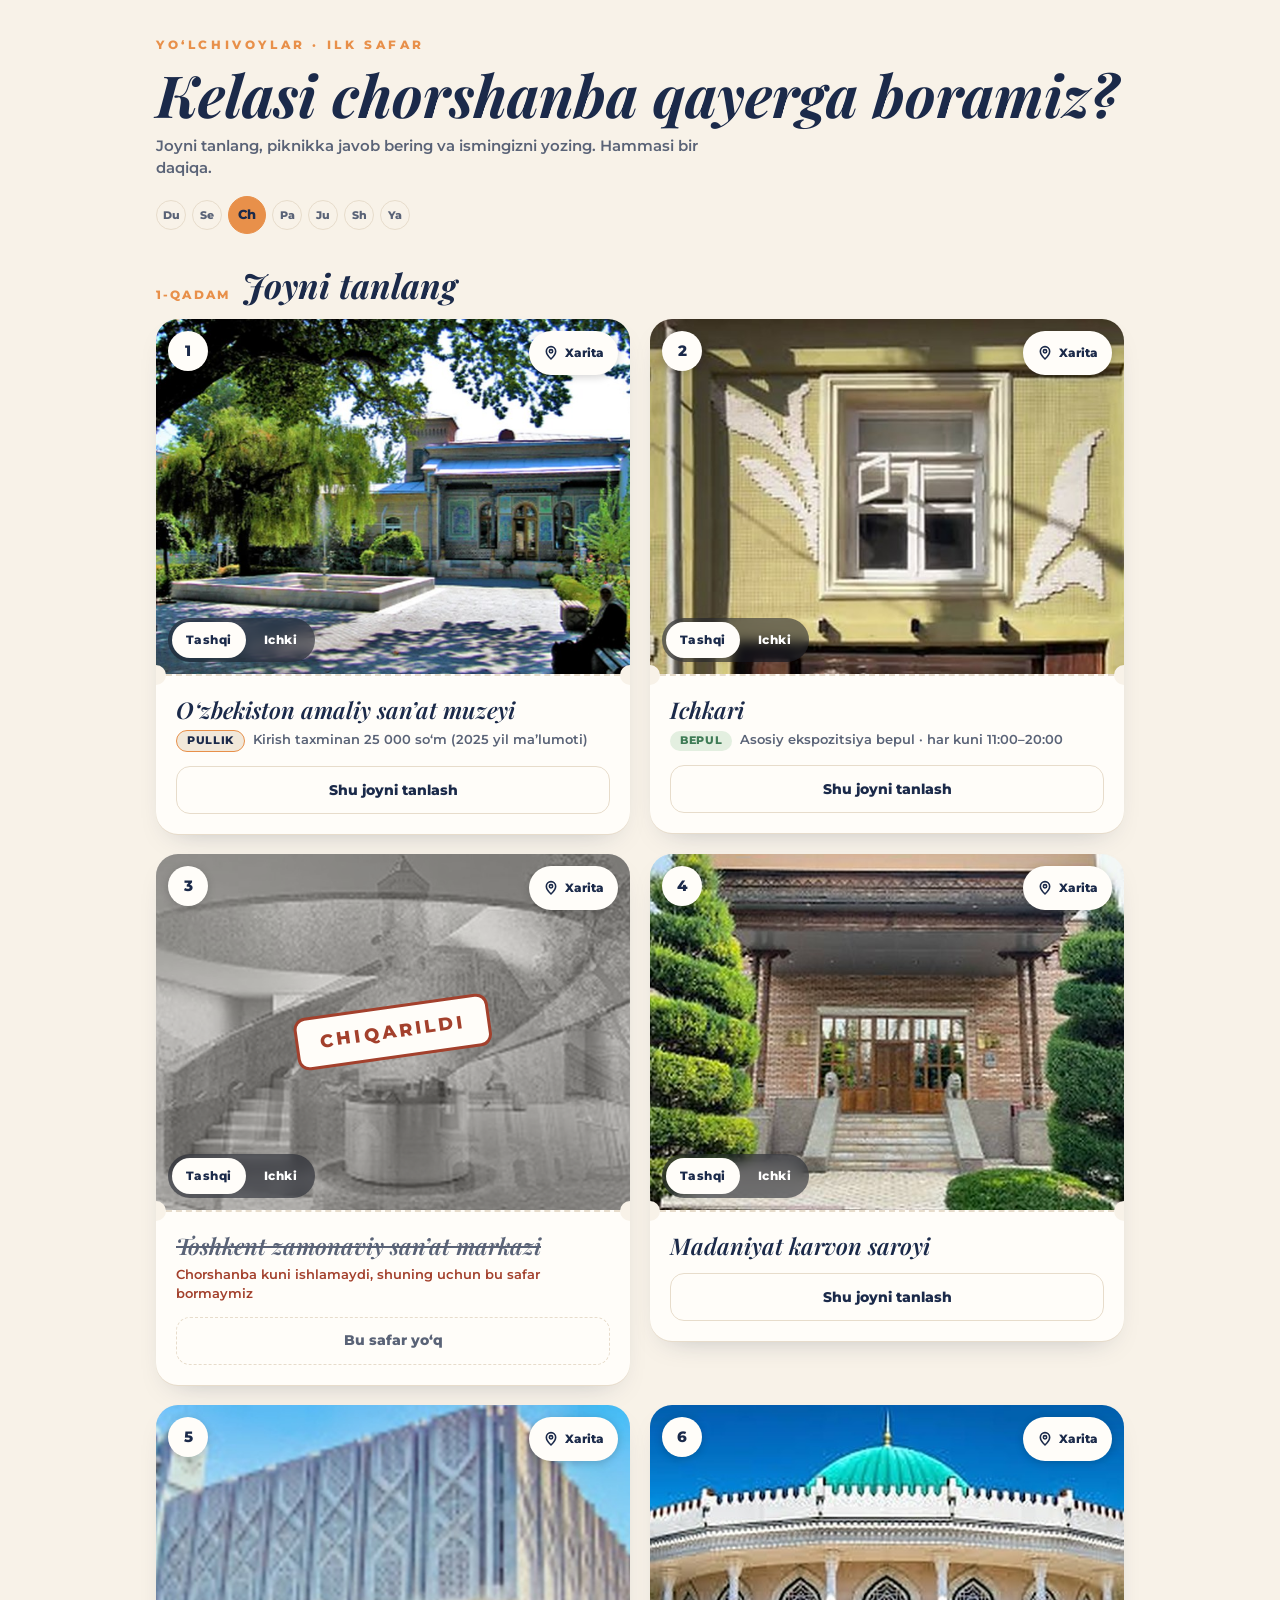
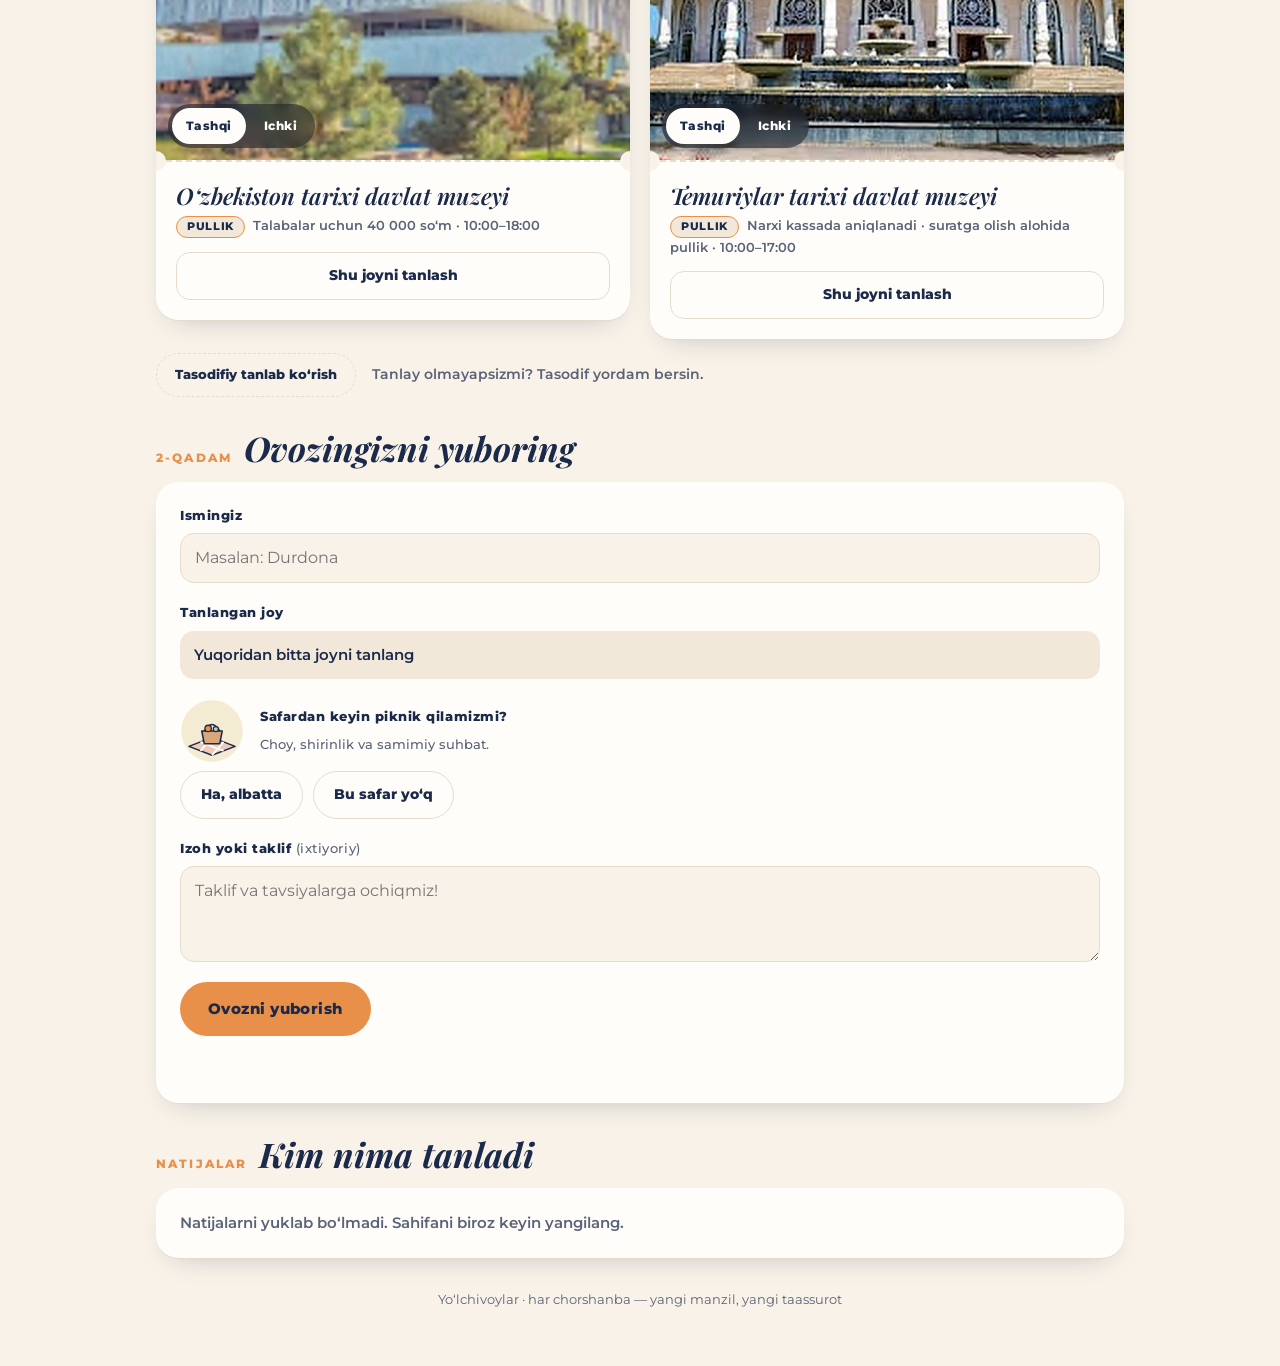
<file: Durdona/safar/index.html>
<!doctype html>
<html lang="uz">
<head>
<meta charset="utf-8">
<meta name="viewport" content="width=device-width, initial-scale=1, viewport-fit=cover">
<title>Yoʻlchivoylar — ilk safarimiz qayerga?</title>
<meta name="description" content="Kelasi chorshanba qayerga boramiz? Joyni tanlang, piknikka ovoz bering.">
<link rel="canonical" href="https://durdonabozorova571-lang.github.io/my-site/safar/">
<!-- Havola Telegram'da karta boʻlib chiqishi uchun (Open Graph) -->
<meta property="og:type" content="website">
<meta property="og:site_name" content="Yoʻlchivoylar">
<meta property="og:locale" content="uz_UZ">
<meta property="og:title" content="Yoʻlchivoylar: ilk safarimiz qayerga?">
<meta property="og:description" content="Beshta manzil, bitta chorshanba. Joyni tanlang va piknikka ovoz bering.">
<meta property="og:url" content="https://durdonabozorova571-lang.github.io/my-site/safar/">
<meta property="og:image" content="https://durdonabozorova571-lang.github.io/my-site/safar/og-5.jpg">
<meta property="og:image:type" content="image/jpeg">
<meta property="og:image:width" content="1200">
<meta property="og:image:height" content="630">
<meta property="og:image:alt" content="Yoʻlchivoylar — ilk safar uchun beshta manzil">
<meta name="twitter:card" content="summary_large_image">
<meta name="twitter:title" content="Yoʻlchivoylar: ilk safarimiz qayerga?">
<meta name="twitter:description" content="Beshta manzil, bitta chorshanba. Joyni tanlang va piknikka ovoz bering.">
<meta name="twitter:image" content="https://durdonabozorova571-lang.github.io/my-site/safar/og-5.jpg">
<meta name="theme-color" content="#F8F2E8" media="(prefers-color-scheme: light)">
<meta name="theme-color" content="#171B26" media="(prefers-color-scheme: dark)">
<link rel="preconnect" href="https://fonts.googleapis.com">
<link rel="preconnect" href="https://fonts.gstatic.com" crossorigin>
<link rel="stylesheet" href="https://fonts.googleapis.com/css2?family=Montserrat:wght@500;600;800&family=Playfair+Display:ital,wght@1,600;1,700&display=swap">
<style>
/* Yoʻlchivoylar brendi: krem, toʻq koʻk, iliq toʻq sariq. Kartalar — sayohat chiptasi. */
:root {
  --bg: #F8F2E8; --card: #FFFDF9; --ink: #1B2A4A; --muted: #5A6377; --accent: #E8904A; --on-accent: #1B2A4A;
  --line: #E7DCCB; --soft: #F1E8DA; --sky: #A9D3EC; --ok: #3E7B55; --ok-bg: #E3EFE0; --no-bg: #F6E3DC; --err: #A3402C;
  --shadow: 0 1px 0 var(--line), 0 12px 30px -18px rgba(27,42,74,.35);
  --display: "Playfair Display", Georgia, "Times New Roman", serif;
  --ui: "Montserrat", "Helvetica Neue", Arial, sans-serif;
  color-scheme: light;
}
@media (prefers-color-scheme: dark) {
  :root {
    --bg: #171B26; --card: #212737; --ink: #F3ECE1; --muted: #B3B9C7; --accent: #EFA266; --on-accent: #1B2A4A;
    --line: #343C50; --soft: #2A3143; --sky: #6E9FBE; --ok: #8FCBA2; --ok-bg: #26392E; --no-bg: #43302B; --err: #F0A08E;
    --shadow: 0 1px 0 var(--line), 0 12px 30px -18px rgba(0,0,0,.6);
    color-scheme: dark;
  }
}
* { box-sizing: border-box; }
html { -webkit-text-size-adjust: 100%; }
body { margin: 0; background: var(--bg); color: var(--ink); font-family: var(--ui); font-size: 15px; line-height: 1.5; }
img { max-width: 100%; display: block; }
.wrap { max-width: 1000px; margin: 0 auto; display: grid; gap: 32px;
  padding-block: max(36px, env(safe-area-inset-top, 0px)) max(56px, env(safe-area-inset-bottom, 0px));
  padding-left: max(16px, env(safe-area-inset-left, 0px)); padding-right: max(16px, env(safe-area-inset-right, 0px)); }

/* Sarlavha */
header { display: grid; gap: 10px; }
.eyebrow { font-weight: 800; font-size: 12px; letter-spacing: .3em; color: var(--accent); text-transform: uppercase; }
h1 { margin: 0; font-family: var(--display); font-style: italic; font-weight: 700; font-size: clamp(34px, 7vw, 58px); line-height: 1.05; text-wrap: balance; }
.sub { margin: 0; color: var(--muted); font-weight: 600; max-width: 56ch; }
.week { display: flex; align-items: center; gap: 6px; margin-top: 6px; }
.week span { width: 30px; height: 30px; border-radius: 50%; border: 1.5px solid var(--line); display: grid; place-items: center; font-size: 11px; font-weight: 800; color: var(--muted); }
.week span.on { width: 38px; height: 38px; background: var(--accent); border-color: var(--accent); color: var(--on-accent); font-size: 13px; }

h2 { margin: 0; font-family: var(--display); font-style: italic; font-weight: 700; font-size: clamp(26px, 4.5vw, 34px); line-height: 1.15; }
.step { display: grid; gap: 14px; }
.step-head { display: flex; align-items: baseline; gap: 12px; flex-wrap: wrap; }
.step-no { font-weight: 800; font-size: 12px; letter-spacing: .18em; color: var(--accent); text-transform: uppercase; }

/* Joy kartalari */
.places { list-style: none; margin: 0; padding: 0; display: grid; gap: 20px; grid-template-columns: repeat(auto-fit, minmax(min(100%, 420px), 1fr)); }
.ticket { background: var(--card); border-radius: 22px; overflow: hidden; box-shadow: var(--shadow); display: grid; transition: box-shadow .2s ease, transform .2s ease; }
.ticket.is-picked { box-shadow: 0 0 0 3px var(--accent), var(--shadow); }
.ticket.flash { box-shadow: 0 0 0 3px var(--sky), var(--shadow); }
.ticket.off .photo img { filter: grayscale(1); opacity: .55; }
.ticket.off h3 { color: var(--muted); text-decoration: line-through; text-decoration-thickness: 1.5px; }
.badge { position: absolute; left: 50%; top: 50%; transform: translate(-50%, -50%) rotate(-8deg); padding: 10px 22px; border: 3px solid var(--err);
  border-radius: 12px; color: var(--err); background: var(--card); font-weight: 800; font-size: 18px; letter-spacing: .18em; text-transform: uppercase; }
.pick:disabled { cursor: default; color: var(--muted); border-style: dashed; }
.pick:disabled:hover { border-color: var(--line); }
.head { display: grid; gap: 6px; }
.price { margin: 0; color: var(--muted); font-size: 13px; font-weight: 600; line-height: 1.45; }
.price.note { color: var(--err); }
.tag { display: inline-block; padding: 2px 10px; border-radius: 999px; font-size: 11px; font-weight: 800; letter-spacing: .06em; text-transform: uppercase; margin-right: 4px; }
.tag.paid { background: var(--soft); color: var(--ink); border: 1.5px solid var(--accent); }
.tag.free { background: var(--ok-bg); color: var(--ok); }
.offnote { margin: 0; padding: 12px 16px; border-radius: 14px; border: 1.5px dashed var(--err); color: var(--ink); font-weight: 600; font-size: 14px; }
.photo { position: relative; aspect-ratio: 4 / 3; max-width: 100%; overflow: hidden; background: var(--soft); }
.photo img { position: absolute; inset: 0; width: 100%; height: 100%; object-fit: cover; transform: scale(1.06); transition: opacity .35s ease; }
.photo img.hidden { opacity: 0; }
.num { position: absolute; top: 12px; left: 12px; width: 40px; height: 40px; border-radius: 50%; background: var(--card); color: var(--ink);
  display: grid; place-items: center; font-weight: 800; box-shadow: 0 2px 8px rgba(0,0,0,.18); }
.views { position: absolute; left: 12px; bottom: 12px; display: flex; gap: 4px; padding: 4px; border-radius: 999px; background: rgba(23,27,38,.55); backdrop-filter: blur(6px); }
.views button { font: inherit; font-size: 12px; font-weight: 800; letter-spacing: .04em; color: #fff; background: transparent; border: 0; border-radius: 999px; min-height: 36px; padding: 0 14px; cursor: pointer; }
.views button[aria-pressed="true"] { background: #FFFDF9; color: #1B2A4A; }
.map { position: absolute; top: 12px; right: 12px; display: inline-flex; align-items: center; gap: 6px; min-height: 44px; padding: 0 14px; border-radius: 999px;
  background: var(--card); color: var(--ink); text-decoration: none; font-weight: 800; font-size: 12px; box-shadow: 0 2px 8px rgba(0,0,0,.18); }
.map svg { width: 16px; height: 16px; }
.stub { position: relative; display: grid; gap: 14px; padding: 20px 20px 20px; border-top: 2px dashed var(--line); }
.stub::before, .stub::after { content: ""; position: absolute; top: -11px; width: 20px; height: 20px; border-radius: 50%; background: var(--bg); }
.stub::before { left: -10px; } .stub::after { right: -10px; }
.stub h3 { margin: 0; font-family: var(--display); font-style: italic; font-weight: 600; font-size: 23px; line-height: 1.2; text-wrap: balance; }
.pick { font: inherit; font-weight: 800; font-size: 14px; min-height: 48px; border-radius: 14px; border: 1.5px solid var(--line); background: transparent; color: var(--ink);
  cursor: pointer; display: inline-flex; align-items: center; justify-content: center; gap: 8px; }
.pick:hover { border-color: var(--accent); }
.ticket.is-picked .pick { background: var(--accent); border-color: var(--accent); color: var(--on-accent); }
.pick .tick { display: none; }
.ticket.is-picked .pick .tick { display: inline; }

.fate { display: flex; flex-wrap: wrap; align-items: center; gap: 12px 16px; }
.ghost { font: inherit; font-weight: 800; font-size: 13px; min-height: 44px; padding: 0 18px; border-radius: 999px; border: 1.5px dashed var(--line); background: transparent; color: var(--ink); cursor: pointer; }
.ghost:hover { border-color: var(--accent); }
.fate p { margin: 0; color: var(--muted); font-weight: 600; font-size: 14px; min-width: 0; flex: 1 1 200px; }

/* Ovoz berish paneli */
.panel { background: var(--card); border-radius: 22px; box-shadow: var(--shadow); padding: 24px; display: grid; gap: 20px; }
.field { display: grid; gap: 8px; }
.label { font-weight: 800; font-size: 13px; letter-spacing: .04em; }
.hint { font-weight: 500; color: var(--muted); font-size: 13px; }
input[type="text"], textarea { font: inherit; font-size: 16px; color: var(--ink); background: var(--bg); border: 1.5px solid var(--line); border-radius: 14px; padding: 12px 14px; min-height: 48px; width: 100%; }
textarea { min-height: 96px; resize: vertical; }
input:focus-visible, textarea:focus-visible, button:focus-visible, a:focus-visible { outline: 3px solid var(--accent); outline-offset: 2px; }
.chosen { display: flex; align-items: center; gap: 10px; padding: 12px 14px; border-radius: 14px; background: var(--soft); font-weight: 600; min-height: 48px; }
.chosen strong { font-family: var(--display); font-style: italic; font-size: 18px; }
.picnic { display: flex; align-items: center; gap: 16px; }
.picnic svg { flex: none; width: 64px; height: 64px; }
.toggle { display: flex; flex-wrap: wrap; gap: 10px; }
.toggle button { font: inherit; font-weight: 800; font-size: 14px; min-height: 48px; padding: 0 20px; border-radius: 999px; border: 1.5px solid var(--line); background: transparent; color: var(--ink); cursor: pointer; }
.toggle button[aria-pressed="true"][data-v="0"] { background: var(--ok-bg); border-color: var(--ok); }
.toggle button[aria-pressed="true"][data-v="1"] { background: var(--no-bg); border-color: var(--err); }
.send { font: inherit; font-weight: 800; font-size: 15px; letter-spacing: .03em; min-height: 54px; border: 0; border-radius: 999px; background: var(--accent); color: var(--on-accent); cursor: pointer; padding: 0 28px; justify-self: start; }
.send:disabled { opacity: .6; cursor: default; }
.msg { margin: 0; font-weight: 700; min-height: 1.5em; }
.msg.err { color: var(--err); }
.msg.ok { color: var(--ok); }
.open { margin: 0; font-family: var(--display); font-style: italic; font-weight: 600; font-size: 18px; }

/* Natijalar */
.results { display: grid; gap: 16px; }
.count { color: var(--muted); font-weight: 600; margin: 0; }
.bars { display: grid; gap: 14px; }
.bar { display: grid; gap: 6px; }
.bar-top { display: flex; justify-content: space-between; gap: 12px; font-weight: 700; }
.bar-top span:last-child { font-variant-numeric: tabular-nums; color: var(--muted); white-space: nowrap; }
.track { height: 10px; border-radius: 999px; background: var(--soft); overflow: hidden; }
.fill { height: 100%; width: 0; border-radius: 999px; background: var(--accent); transition: width .6s ease; }
.who { margin: 0; color: var(--muted); font-size: 13px; font-weight: 600; }
.split { display: grid; gap: 16px; grid-template-columns: repeat(auto-fit, minmax(min(100%, 260px), 1fr)); }
.box { background: var(--soft); border-radius: 16px; padding: 16px; display: grid; gap: 6px; min-width: 0; }
.box b { font-size: 14px; }
.notes { list-style: none; margin: 0; padding: 0; display: grid; gap: 10px; }
.notes li { background: var(--soft); border-radius: 16px; padding: 12px 16px; overflow-wrap: anywhere; }
.notes b { display: block; font-size: 13px; }
.empty { color: var(--muted); font-weight: 600; margin: 0; }
footer { color: var(--muted); font-size: 13px; text-align: center; }
@media (prefers-reduced-motion: reduce) { * { transition: none !important; } }
</style>
</head>
<body>
<div class="wrap">

  <header>
    <span class="eyebrow">Yoʻlchivoylar · ilk safar</span>
    <h1>Kelasi chorshanba qayerga boramiz?</h1>
    <p class="sub">Joyni tanlang, piknikka javob bering va ismingizni yozing. Hammasi bir daqiqa.</p>
    <div class="week" aria-label="Safar kuni: chorshanba">
      <span>Du</span><span>Se</span><span class="on">Ch</span><span>Pa</span><span>Ju</span><span>Sh</span><span>Ya</span>
    </div>
  </header>

  <section class="step" aria-labelledby="s1">
    <div class="step-head"><span class="step-no">1-qadam</span><h2 id="s1">Joyni tanlang</h2></div>
    <ul class="places" id="places"></ul>
    <div class="fate">
      <button type="button" class="ghost" id="spin">Tasodifiy tanlab koʻrish</button>
      <p id="fate" aria-live="polite">Tanlay olmayapsizmi? Tasodif yordam bersin.</p>
    </div>
  </section>

  <section class="step" aria-labelledby="s2">
    <div class="step-head"><span class="step-no">2-qadam</span><h2 id="s2">Ovozingizni yuboring</h2></div>
    <form class="panel" id="vote" novalidate>
      <div class="field">
        <label class="label" for="ism">Ismingiz</label>
        <input type="text" id="ism" name="ism" autocomplete="given-name" maxlength="40" placeholder="Masalan: Durdona">
      </div>
      <div class="field">
        <span class="label">Tanlangan joy</span>
        <div class="chosen" id="chosen">Yuqoridan bitta joyni tanlang</div>
      </div>
      <div class="field">
        <div class="picnic">
          <svg viewBox="0 0 100 100" aria-hidden="true">
            <circle cx="50" cy="50" r="48" fill="#F4EBD3"/>
            <path d="M14 74 L50 60 L86 74 L50 88 Z" fill="#EFCBBE" stroke="#1B2A4A" stroke-width="2.4" stroke-linejoin="round"/>
            <path d="M32 67 L68 81 M50 60 L32 81 M68 67 L50 88" stroke="#FFFDF9" stroke-width="3"/>
            <path d="M34 50 H66 L62 70 H38 Z" fill="#D9A77A" stroke="#1B2A4A" stroke-width="2.4" stroke-linejoin="round"/>
            <path d="M38 50 Q50 30 62 50" fill="none" stroke="#1B2A4A" stroke-width="2.4"/>
            <circle cx="44" cy="46" r="5" fill="#E8904A" stroke="#1B2A4A" stroke-width="2"/>
            <circle cx="56" cy="47" r="4" fill="#BDD3B7" stroke="#1B2A4A" stroke-width="2"/>
          </svg>
          <div class="field">
            <span class="label" id="pk">Safardan keyin piknik qilamizmi?</span>
            <span class="hint">Choy, shirinlik va samimiy suhbat.</span>
          </div>
        </div>
        <div class="toggle" role="group" aria-labelledby="pk" id="picnic">
          <button type="button" data-v="0" aria-pressed="false">Ha, albatta</button>
          <button type="button" data-v="1" aria-pressed="false">Bu safar yoʻq</button>
        </div>
      </div>
      <div class="field">
        <label class="label" for="izoh">Izoh yoki taklif <span class="hint">(ixtiyoriy)</span></label>
        <textarea id="izoh" name="izoh" maxlength="500" placeholder="Taklif va tavsiyalarga ochiqmiz!"></textarea>
      </div>
      <button type="submit" class="send" id="send">Ovozni yuborish</button>
      <p class="msg" id="msg" role="status"></p>
    </form>
  </section>

  <section class="step" aria-labelledby="s3">
    <div class="step-head"><span class="step-no">Natijalar</span><h2 id="s3">Kim nima tanladi</h2></div>
    <div class="panel results" id="results">
      <p class="empty" id="status">Natijalar yuklanmoqda…</p>
    </div>
  </section>

  <footer>Yoʻlchivoylar · har chorshanba — yangi manzil, yangi taassurot</footer>
</div>

<script>
(() => {
  // ---- Sozlamalar (Google Forma va jadval) ----
  const FORM = "https://docs.google.com/forms/d/e/1FAIpQLSdroE0ef2Ux5NOGp9wI08gCFibJ6bjFzK8ji4vsBWIj0wht_w/formResponse";
  const ENTRY = { ism: "entry.1521531781", joy: "entry.1360333230", piknik: "entry.1862703117", izoh: "entry.2020739802" };
  const SHEET = "1a1rdWWCNC-UF4JMlHncpEQOoQoTeu_OiC09Xmtk9pvY";
  const TAB = "Form Responses 1";

  // value — formadagi variant matni bilan aynan bir xil boʻlishi shart
  const PLACES = [
    { value: "O‘zbekiston amaliy san’at muzeyi", name: "Oʻzbekiston amaliy sanʼat muzeyi", img: "muz", map: "https://maps.app.goo.gl/N8B5xJzXUci4rYpV9",
      paid: true, info: "Kirish taxminan 25 000 soʻm (2025 yil maʼlumoti)" },
    { value: "Ichkari", name: "Ichkari", img: "ich", map: "https://maps.app.goo.gl/Q4pAr8hqa1LrfiLw8",
      paid: false, info: "Asosiy ekspozitsiya bepul · har kuni 11:00–20:00" },
    { value: "Toshkent zamonaviy san’at markazi", name: "Toshkent zamonaviy sanʼat markazi", img: "cca", map: "https://maps.app.goo.gl/1CRrWCXRKgaDjeTG9",
      off: "Chorshanba kuni ishlamaydi, shuning uchun bu safar bormaymiz" },
    { value: "Madaniyat karvon saroyi", name: "Madaniyat karvon saroyi", img: "kar", map: "https://maps.app.goo.gl/pvN4dBvegLuaQCjZ6" },
    { value: "O‘zbekiston tarixi davlat muzeyi", name: "Oʻzbekiston tarixi davlat muzeyi", img: "tar", map: "https://maps.app.goo.gl/PnJDECzG4CUTMHSf7",
      paid: true, info: "Talabalar uchun 40 000 soʻm · 10:00–18:00" },
    { value: "Temuriylar tarixi davlat muzeyi", name: "Temuriylar tarixi davlat muzeyi", img: "tem", map: "https://maps.app.goo.gl/gBkfi7SMKkboBF8S8",
      paid: true, info: "Narxi kassada aniqlanadi · suratga olish alohida pullik · 10:00–17:00" },
  ];
  const ACTIVE = PLACES.map((p, i) => i).filter((i) => !PLACES[i].off);
  const PICNIC = [{ value: "Ha, albatta", name: "Ha, albatta" }, { value: "Bu safar yo‘q", name: "Bu safar yoʻq" }];
  const norm = (s) => String(s || "").replace(/[‘’ʻʼ'`]/g, "'").trim().toLowerCase();

  const $ = (id) => document.getElementById(id);
  const el = (tag, cls, text) => { const e = document.createElement(tag); if (cls) e.className = cls; if (text != null) e.textContent = text; return e; };
  let picked = -1, picnic = -1;

  // ---- Kartalar ----
  const list = $("places");
  PLACES.forEach((p, i) => {
    const li = el("li");
    li.innerHTML = `
      <article class="ticket${p.off ? " off" : ""}" id="t${i}">
        <div class="photo">
          <img src="img/${p.img}-tashqi.jpg" alt="${p.name} — tashqi koʻrinishi" loading="lazy">
          <img src="img/${p.img}-ichki.jpg" alt="${p.name} — ichki koʻrinishi" loading="lazy" class="hidden">
          <span class="num">${i + 1}</span>
          <a class="map" href="${p.map}" target="_blank" rel="noopener">
            <svg viewBox="0 0 24 24" fill="none" stroke="currentColor" stroke-width="2.4" stroke-linecap="round" stroke-linejoin="round" aria-hidden="true"><path d="M12 21s-7-6.2-7-11.5a7 7 0 0 1 14 0C19 14.8 12 21 12 21Z"/><circle cx="12" cy="9.5" r="2.5"/></svg>
            Xarita
          </a>
          <div class="views" role="group" aria-label="Rasm">
            <button type="button" aria-pressed="true" data-k="0">Tashqi</button>
            <button type="button" aria-pressed="false" data-k="1">Ichki</button>
          </div>
          ${p.off ? `<span class="badge">Chiqarildi</span>` : ""}
        </div>
        <div class="stub">
          <div class="head"><h3></h3><p class="price"></p></div>
          ${p.off
            ? `<button type="button" class="pick" disabled><span class="pick-t">Bu safar yoʻq</span></button>`
            : `<button type="button" class="pick"><span class="tick" aria-hidden="true">✓</span><span class="pick-t">Shu joyni tanlash</span></button>`}
        </div>
      </article>`;
    li.querySelector("h3").textContent = p.name;
    const price = li.querySelector(".price");
    if (p.off) { price.textContent = p.off; price.classList.add("note"); }
    else if (p.info) { price.append(el("span", "tag " + (p.paid ? "paid" : "free"), p.paid ? "Pullik" : "Bepul"), " " + p.info); }
    else price.remove();
    const imgs = li.querySelectorAll(".photo img");
    li.querySelectorAll(".views button").forEach((b) => b.addEventListener("click", () => {
      const k = +b.dataset.k;
      imgs.forEach((im, j) => im.classList.toggle("hidden", j !== k));
      li.querySelectorAll(".views button").forEach((x) => x.setAttribute("aria-pressed", String(x === b)));
    }));
    if (!p.off) li.querySelector(".pick").addEventListener("click", () => choose(i));
    list.append(li);
  });
  const tickets = PLACES.map((_, i) => $("t" + i));

  function choose(i) {
    picked = i;
    tickets.forEach((t, j) => {
      if (PLACES[j].off) return;
      t.classList.toggle("is-picked", j === i);
      t.querySelector(".pick-t").textContent = j === i ? "Tanlandi" : "Shu joyni tanlash";
      t.querySelector(".pick").setAttribute("aria-pressed", String(j === i));
    });
    const c = $("chosen"); c.textContent = "";
    c.append(el("span", null, (i + 1) + ". "), el("strong", null, PLACES[i].name));
  }

  // ---- Tasodifiy tanlash (faqat koʻrsatadi, ovoz bermaydi) ----
  $("spin").addEventListener("click", (e) => {
    const btn = e.currentTarget; btn.disabled = true;
    const reduce = matchMedia("(prefers-reduced-motion: reduce)").matches;
    const live = ACTIVE.map((i) => tickets[i]);
    const ti = Math.floor(Math.random() * live.length), target = ACTIVE[ti];
    const steps = reduce ? 0 : live.length * 3 + ti;
    let n = 0;
    const land = () => {
      tickets.forEach((t) => t.classList.remove("flash"));
      const f = $("fate"); f.textContent = "";
      f.append("Tasodif tanladi: ", el("strong", null, (target + 1) + ". " + PLACES[target].name), ". Yoqsa, «Shu joyni tanlash» tugmasini bosing.");
      tickets[target].scrollIntoView({ behavior: reduce ? "auto" : "smooth", block: "center" });
      btn.disabled = false;
    };
    if (!steps) return land();
    (function tick() {
      tickets.forEach((t) => t.classList.remove("flash"));
      live[n % live.length].classList.add("flash");
      if (++n > steps) return land();
      setTimeout(tick, 70 + n * n * 1.2);
    })();
  });

  // ---- Piknik ----
  const pBtns = [...$("picnic").querySelectorAll("button")];
  pBtns.forEach((b) => b.addEventListener("click", () => {
    picnic = +b.dataset.v;
    pBtns.forEach((x) => x.setAttribute("aria-pressed", String(x === b)));
  }));

  // ---- Ismni eslab qolish (faqat shu brauzerda) ----
  try { const s = localStorage.getItem("yv-ism"); if (s) $("ism").value = s; } catch (e) {}

  // ---- Yuborish ----
  const msg = (t, kind) => { const m = $("msg"); m.textContent = t; m.className = "msg" + (kind ? " " + kind : ""); };
  $("vote").addEventListener("submit", async (e) => {
    e.preventDefault();
    const ism = $("ism").value.trim().replace(/\s+/g, " ");
    const izoh = $("izoh").value.trim();
    if (!ism) { msg("Ismingizni yozing.", "err"); $("ism").focus(); return; }
    if (picked < 0) { msg("Yuqoridan bitta joyni tanlang.", "err"); $("places").scrollIntoView({ behavior: "smooth" }); return; }
    const body = new URLSearchParams();
    body.append(ENTRY.ism, ism);
    body.append(ENTRY.joy, PLACES[picked].value);
    if (picnic >= 0) body.append(ENTRY.piknik, PICNIC[picnic].value);
    if (izoh) body.append(ENTRY.izoh, izoh);
    const send = $("send"); send.disabled = true; msg("Yuborilmoqda…");
    try {
      await fetch(FORM, { method: "POST", mode: "no-cors", body });
      try { localStorage.setItem("yv-ism", ism); } catch (err) {}
      msg("Rahmat, " + ism + "! Ovozingiz qabul qilindi.", "ok");
      local.push({ ism, joy: PLACES[picked].value, piknik: picnic >= 0 ? PICNIC[picnic].value : "", izoh, t: Date.now() });
      render();
      setTimeout(load, 4000);
    } catch (err) {
      msg("Yuborib boʻlmadi. Internetni tekshirib, qayta urinib koʻring.", "err");
    } finally { send.disabled = false; }
  });

  // ---- Natijalar (Google jadvaldan) ----
  let rows = [], local = [], loaded = false, failed = false;
  function load() {
    const cb = "yv_cb_" + Date.now();
    const s = document.createElement("script");
    const done = () => { delete window[cb]; s.remove(); };
    window[cb] = (data) => {
      try {
        const cols = data.table.cols.map((c) => norm(c.label));
        const at = (p) => cols.findIndex((c) => c.startsWith(p));
        const iI = at("ism"), iJ = at("qaysi"), iP = at("piknik"), iZ = at("izoh");
        rows = (data.table.rows || []).map((r) => {
          const v = (k) => (k >= 0 && r.c[k] && r.c[k].v != null ? String(r.c[k].v) : "");
          return { ism: v(iI), joy: v(iJ), piknik: v(iP), izoh: v(iZ) };
        }).filter((r) => r.ism && norm(r.ism) !== "test");
        loaded = true; failed = false; local = [];
      } catch (e) { failed = true; }
      done(); render();
    };
    s.onerror = () => { done(); failed = true; render(); };
    s.src = `https://docs.google.com/spreadsheets/d/${SHEET}/gviz/tq?tqx=out:json;responseHandler:${cb}&sheet=${encodeURIComponent(TAB)}&headers=1&_=${Date.now()}`;
    document.head.append(s);
  }

  function render() {
    // bir kishi bir necha marta yuborsa — oxirgi ovozi hisoblanadi
    const byName = new Map();
    [...rows, ...local].forEach((r) => byName.set(norm(r.ism), r));
    const all = [...byName.values()];
    const box = $("results"); box.textContent = "";
    if (!all.length) {
      box.append(el("p", "empty", failed && !loaded ? "Natijalarni yuklab boʻlmadi. Sahifani biroz keyin yangilang." : loaded ? "Hali hech kim ovoz bermadi. Birinchi boʻling!" : "Natijalar yuklanmoqda…"));
      return;
    }
    box.append(el("p", "count", all.length + " kishi ovoz berdi"));
    const bars = el("div", "bars");
    const max = Math.max(1, ...PLACES.map((p) => all.filter((r) => norm(r.joy) === norm(p.value)).length));
    PLACES.forEach((p, i) => {
      if (p.off) return;
      const who = all.filter((r) => norm(r.joy) === norm(p.value));
      const b = el("div", "bar");
      const top = el("div", "bar-top"); top.append(el("span", null, (i + 1) + ". " + p.name), el("span", null, who.length + " ta ovoz"));
      const track = el("div", "track"); const fill = el("div", "fill"); track.append(fill);
      b.append(top, track);
      if (who.length) b.append(el("p", "who", who.map((r) => r.ism).join(", ")));
      bars.append(b);
      requestAnimationFrame(() => { fill.style.width = (who.length / max * 100) + "%"; });
    });
    box.append(bars);
    PLACES.filter((p) => p.off).forEach((p) => {
      const who = all.filter((r) => norm(r.joy) === norm(p.value));
      if (who.length) box.append(el("p", "offnote", p.name + " roʻyxatdan chiqarildi. " + who.map((r) => r.ism).join(", ") + ", iltimos, boshqa joyni tanlab, ovozingizni qayta yuboring."));
    });

    const split = el("div", "split");
    PICNIC.forEach((p) => {
      const who = all.filter((r) => norm(r.piknik) === norm(p.value));
      const d = el("div", "box");
      d.append(el("b", null, "Piknik: " + p.name + " — " + who.length), el("span", "who", who.length ? who.map((r) => r.ism).join(", ") : "Hali hech kim"));
      split.append(d);
    });
    box.append(split);

    const notes = all.filter((r) => r.izoh);
    if (notes.length) {
      const ul = el("ul", "notes");
      notes.forEach((r) => { const li = el("li"); li.append(el("b", null, r.ism), document.createTextNode(r.izoh)); ul.append(li); });
      box.append(el("span", "label", "Izoh va takliflar"), ul);
    }
  }

  load();
  setInterval(() => { if (!document.hidden) load(); }, 30000);
})();
</script>
</body>
</html>
</file>
<file: Durdona/style.css>
/* ===== Ranglar ===== */
:root {
  --bg: #faf4ec;
  --card: #fffaf4;
  --ink: #2b1d1a;
  --muted: #6e5b55;
  --line: #ecdcd0;
  --accent: #7a2e3a;       /* iliq qizgʻish-bordo */
  --accent-ink: #fff8f2;
  --gold: #b8863b;
  --soft: #f4e8dc;
  --band: #7a2e3a;         /* aloqa boʻlimi foni */
  --band-ink: #fff8f2;
  --pill: #f1e6da;          /* menyu tugmalari foni */
  --hero-card: #1d1517;     /* hero kartasi (ikkala temada ham toʻq) */
  --hero-ink: #fbf3ec;
  --hero-muted: #cbb8ae;
  --hero-accent: #f0c36a;   /* iliq tilla urgʻu */
  --hero-accent-ink: #1d1517;
}
/* Qorongʻi tema: qurilma sozlamasi boʻyicha (agar foydalanuvchi yorugʻni tanlamagan boʻlsa) */
@media (prefers-color-scheme: dark) {
  :root:not([data-theme="light"]) {
    --bg: #1b1314;
    --card: #241a1b;
    --ink: #f3e8e0;
    --muted: #b9a59c;
    --line: #3a2a2b;
    --accent: #e3909b;
    --accent-ink: #1b1314;
    --gold: #d9aa5f;
    --soft: #2c2021;
    --band: #3a1f25;
    --band-ink: #f3e8e0;
    --pill: #2f2324;
    --hero-card: #120c0d;
    color-scheme: dark;
  }
}
/* Qorongʻi tema: tugma orqali tanlanganda */
:root[data-theme="dark"] {
  --bg: #1b1314;
  --card: #241a1b;
  --ink: #f3e8e0;
  --muted: #b9a59c;
  --line: #3a2a2b;
  --accent: #e3909b;
  --accent-ink: #1b1314;
  --gold: #d9aa5f;
  --soft: #2c2021;
  --band: #3a1f25;
  --band-ink: #f3e8e0;
  --pill: #2f2324;
  --hero-card: #120c0d;
  color-scheme: dark;
}

/* ===== Asos ===== */
* { box-sizing: border-box; margin: 0; padding: 0; }
html { scroll-behavior: smooth; scroll-padding-top: 72px; }
body {
  background: var(--bg);
  color: var(--ink);
  font-family: "Source Sans 3", system-ui, -apple-system, "Segoe UI", sans-serif;
  font-size: 17px;
  line-height: 1.6;
  transition: background-color .25s ease, color .25s ease;
}
a { color: inherit; }
.container {
  width: 100%;
  max-width: 1080px;
  margin: 0 auto;
  padding-left: 24px;
  padding-right: 24px;
}
.eyebrow {
  font-size: 13px;
  font-weight: 700;
  letter-spacing: .14em;
  text-transform: uppercase;
  color: var(--accent);
}
h1, h2, h3 {
  font-family: "Cormorant Garamond", Georgia, "Times New Roman", serif;
  font-weight: 600;
  line-height: 1.1;
  text-wrap: balance;
}
h2 { font-size: clamp(32px, 5vw, 46px); margin-top: 6px; }
.lead { color: var(--muted); font-size: 18px; max-width: 50ch; }

/* ===== Tugmalar ===== */
.actions { display: flex; flex-wrap: wrap; gap: 12px; margin-top: 32px; }
.actions-center { justify-content: center; }
.btn {
  display: inline-flex;
  align-items: center;
  justify-content: center;
  gap: 10px;
  padding: 13px 24px;
  border-radius: 999px;
  font-size: 16px;
  font-weight: 600;
  text-decoration: none;
  transition: transform .15s ease, opacity .15s ease;
}
.btn:hover { transform: translateY(-1px); opacity: .92; }
.btn:focus-visible, .link-btn:focus-visible { outline: 3px solid var(--gold); outline-offset: 3px; }
.btn svg { width: 19px; height: 19px; flex: none; }
.btn-primary { background: var(--accent); color: var(--accent-ink); }
.btn-outline { border: 1.5px solid var(--accent); color: var(--accent); }
.btn-light { background: var(--card); color: var(--accent); }
.btn-ghost { border: 1.5px solid var(--band-ink); color: var(--band-ink); }

/* ===== Yuqori menyu ===== */
.topbar {
  position: sticky;
  top: 0;
  z-index: 10;
  background: var(--bg);
}
.topbar {
  border-bottom: 1px solid transparent;
  transition: border-color .2s ease, background-color .25s ease;
}
.topbar.scrolled { border-bottom-color: var(--line); }
.topbar-inner {
  display: grid;
  grid-template-columns: 1fr auto 1fr;
  align-items: center;
  min-height: 72px;
}
.logo { text-decoration: none; justify-self: start; }
.logo-circle {
  width: 40px;
  height: 40px;
  border-radius: 50%;
  background: var(--ink);
  color: var(--bg);
  display: grid;
  place-items: center;
  font-family: "Plus Jakarta Sans", system-ui, sans-serif;
  font-weight: 800;
  font-size: 18px;
}
.nav { display: flex; gap: 6px; }
.nav a {
  white-space: nowrap;
  text-decoration: none;
  font-size: 14px;
  font-weight: 600;
  color: var(--ink);
  background: var(--pill);
  padding: 8px 16px;
  border-radius: 999px;
}
.nav a:hover { color: var(--accent); }
.nav a.active { background: var(--hero-accent); color: var(--hero-accent-ink); }
.topbar-right { display: flex; align-items: center; gap: 10px; justify-self: end; }
.talk-btn {
  display: inline-flex;
  align-items: center;
  gap: 8px;
  font-size: 14px;
  font-weight: 600;
  text-decoration: none;
  color: var(--ink);
  border: 1.5px solid var(--line);
  padding: 8px 16px;
  border-radius: 999px;
}
.talk-btn svg { width: 16px; height: 16px; }
.talk-btn:hover { border-color: var(--accent); color: var(--accent); }
.nav a:focus-visible, .talk-btn:focus-visible, .hero-cta:focus-visible { outline: 3px solid var(--gold); outline-offset: 3px; }

/* ===== Tema tugmasi ===== */
.theme-toggle {
  width: 40px;
  height: 40px;
  border-radius: 50%;
  border: 1.5px solid var(--line);
  background: var(--card);
  color: var(--ink);
  display: grid;
  place-items: center;
  cursor: pointer;
  flex: none;
}
.theme-toggle:hover { color: var(--accent); }
.theme-toggle:focus-visible { outline: 3px solid var(--gold); outline-offset: 2px; }
.theme-toggle svg { width: 19px; height: 19px; }
.theme-toggle .icon-sun { display: none; }
[data-current="dark"] .theme-toggle .icon-sun { display: block; }
[data-current="dark"] .theme-toggle .icon-moon { display: none; }

/* ===== Hero (toʻq karta) ===== */
.hero { padding: 8px 0 0; }
.hero-card {
  position: relative;
  overflow: hidden;
  border-radius: 28px;
  background: var(--hero-card);
  color: var(--hero-ink);
  min-height: 580px;
  padding: 56px 56px 40px;
  display: flex;
  flex-direction: column;
  justify-content: space-between;
  gap: 40px;
}
.hero-photo {
  position: absolute;
  top: 0;
  bottom: 0;
  right: 0;
  width: 60%;
}
.hero-photo img {
  position: absolute;
  inset: 0;
  width: 100%;
  height: 100%;
  object-fit: cover;
  object-position: center 30%;
  filter: brightness(.78) contrast(1.05) sepia(.12);
}
.hero-shade {
  position: absolute;
  inset: 0;
  pointer-events: none;
  background:
    linear-gradient(90deg, var(--hero-card) 38%, color-mix(in srgb, var(--hero-card) 55%, transparent) 55%, transparent 78%),
    linear-gradient(0deg, color-mix(in srgb, var(--hero-card) 90%, transparent) 0%, transparent 38%),
    linear-gradient(270deg, color-mix(in srgb, var(--hero-card) 45%, transparent) 0%, transparent 25%);
}
.photo-placeholder {
  position: absolute;
  inset: 0;
  display: none;
  flex-direction: column;
  align-items: center;
  justify-content: center;
  gap: 8px;
  color: var(--hero-accent);
}
.hero-photo.no-photo img { display: none; }
.hero-photo.no-photo .photo-placeholder { display: flex; }
.ph-letter { font-family: "Amiri", serif; font-size: 150px; line-height: 1; opacity: .5; }
.ph-note { font-size: 14px; color: var(--hero-muted); }

.hero-main { position: relative; margin: auto 0; max-width: 560px; }
.hero-hello { color: var(--hero-accent); font-size: 17px; font-weight: 600; }
.hero h1 {
  font-family: "Plus Jakarta Sans", system-ui, -apple-system, "Segoe UI", sans-serif;
  font-weight: 700;
  font-size: clamp(48px, 7vw, 88px);
  line-height: 1.02;
  letter-spacing: -0.02em;
  color: var(--hero-ink);
  margin: 12px 0 30px;
}
.hero-cta {
  display: inline-block;
  background: var(--hero-accent);
  color: var(--hero-accent-ink);
  font-size: 15px;
  font-weight: 700;
  padding: 12px 26px;
  border-radius: 999px;
  text-decoration: none;
  transition: transform .15s ease;
}
.hero-cta:hover { transform: translateY(-1px); }

.hero-panel {
  position: absolute;
  top: 32px;
  right: 32px;
  background: color-mix(in srgb, var(--hero-ink) 7%, transparent);
  border: 1px solid color-mix(in srgb, var(--hero-ink) 14%, transparent);
  backdrop-filter: blur(10px);
  border-radius: 18px;
  padding: 14px 16px;
}
.hero-panel p { font-size: 12px; font-weight: 600; color: var(--hero-muted); margin-bottom: 8px; }
.hero-panel ul { list-style: none; display: flex; flex-direction: column; gap: 8px; }
.hero-panel li { display: flex; align-items: center; gap: 10px; font-size: 14px; font-weight: 600; color: var(--hero-ink); }
.hero-panel svg, .panel-ar {
  width: 30px;
  height: 30px;
  padding: 6px;
  border-radius: 50%;
  background: color-mix(in srgb, var(--hero-ink) 10%, transparent);
  color: var(--hero-accent);
  flex: none;
}
.panel-ar { display: grid; place-items: center; padding: 0; font-family: "Amiri", serif; font-size: 18px; line-height: 1; }

.hero-bottom {
  position: relative;
  display: flex;
  justify-content: space-between;
  align-items: flex-end;
  gap: 32px;
}
.hero-note { max-width: 34ch; font-size: 15px; color: var(--hero-muted); }
.hero-stats { display: grid; grid-template-columns: repeat(3, minmax(120px, 1fr)); gap: 32px; }
.hero-stats strong {
  display: block;
  font-family: "Plus Jakarta Sans", system-ui, sans-serif;
  font-size: 32px;
  font-weight: 600;
  line-height: 1.1;
  color: var(--hero-ink);
}
.hero-stats span {
  display: block;
  margin-top: 6px;
  padding-bottom: 8px;
  font-size: 14px;
  color: var(--hero-muted);
  border-bottom: 1px solid color-mix(in srgb, var(--hero-ink) 28%, transparent);
}

/* ===== Men haqimda ===== */
.intro {
  display: grid;
  grid-template-columns: 1fr 2fr;
  gap: 40px;
  padding-top: 80px;
  padding-bottom: 32px;
}
.avail { font-size: 14px; color: var(--muted); }
.intro-text {
  font-family: "Plus Jakarta Sans", system-ui, sans-serif;
  font-size: clamp(22px, 2.6vw, 30px);
  font-weight: 500;
  line-height: 1.35;
  letter-spacing: -0.01em;
}
.intro-text strong { font-weight: 600; color: var(--ink); }
.intro-text span { color: color-mix(in srgb, var(--muted) 70%, transparent); }

/* ===== Faoliyatim ===== */
.section-head { padding-top: 64px; padding-bottom: 32px; }
.service { background: var(--card); border-top: 1px solid var(--line); padding: 64px 0; }
.service-alt { background: var(--soft); }
.service-inner {
  display: grid;
  grid-template-columns: 200px 1fr;
  gap: 48px;
  align-items: center;
}
.service-mark { display: flex; flex-direction: column; gap: 2px; }
.service-mark .num {
  font-family: "Cormorant Garamond", Georgia, serif;
  font-size: 64px;
  font-weight: 600;
  line-height: 1;
  color: var(--accent);
}
.service-mark .ar {
  font-family: "Amiri", serif;
  font-size: 36px;
  color: var(--gold);
  opacity: .8;
}
.service-body { min-width: 0; }
.service-body h3 { font-size: clamp(26px, 3.4vw, 34px); margin-bottom: 10px; }
.service-body p { color: var(--muted); font-size: 17px; max-width: 58ch; }
.status {
  display: inline-block;
  margin-top: 14px;
  font-size: 13px !important;
  font-weight: 700;
  letter-spacing: .08em;
  text-transform: uppercase;
  color: var(--gold) !important;
}
.link-btn {
  display: inline-flex;
  align-items: center;
  gap: 8px;
  margin-top: 18px;
  font-weight: 700;
  font-size: 16px;
  color: var(--accent);
  text-decoration: none;
  border-bottom: 1.5px solid currentColor;
  padding-bottom: 2px;
}
.link-btn svg { width: 18px; height: 18px; transition: transform .15s ease; }
.link-btn:hover svg { transform: translateX(3px); }

/* ===== Ishlarim ===== */
.projects { padding: 96px 0; border-top: 1px solid var(--line); }
.section-head-inline { padding-bottom: 32px; }
.project-grid {
  display: grid;
  grid-template-columns: repeat(3, 1fr);
  gap: 20px;
}
.project {
  background: var(--card);
  border: 1px solid var(--line);
  border-radius: 18px;
  overflow: hidden;
  transition: transform .2s ease;
}
.project:hover { transform: translateY(-3px); }
.project-cover {
  aspect-ratio: 4 / 3;
  background: var(--soft);
  display: grid;
  place-items: center;
}
.project-cover span { font-family: "Amiri", serif; font-size: 64px; color: var(--gold); opacity: .6; }
.project-cover svg { width: 64px; height: 64px; color: var(--gold); }
.project-link {
  display: inline-block;
  margin-top: 12px;
  font-size: 15px;
  font-weight: 700;
  color: var(--accent);
  text-decoration: none;
}
.project-link:hover { text-decoration: underline; text-underline-offset: 3px; }
.project-link:focus-visible { outline: 3px solid var(--gold); outline-offset: 3px; }
.project-cover img { width: 100%; height: 100%; object-fit: cover; }
.project-body { padding: 20px 22px 24px; }
.project-tag {
  font-size: 12px;
  font-weight: 700;
  letter-spacing: .1em;
  text-transform: uppercase;
  color: var(--accent);
}
.project-body h3 { font-size: 24px; margin: 4px 0 8px; }
.project-body p:not(.project-tag) { color: var(--muted); font-size: 15px; }

/* ===== Savol-javob ===== */
.faq { padding: 96px 0; border-top: 1px solid var(--line); background: var(--soft); }
.faq-inner { max-width: 820px; }
.faq-list { display: grid; gap: 12px; }
.faq-item {
  background: var(--card);
  border: 1px solid var(--line);
  border-radius: 16px;
  transition: border-color .2s ease;
}
.faq-item[open] { border-color: color-mix(in srgb, var(--accent) 45%, var(--line)); }
.faq-item summary {
  display: flex;
  align-items: center;
  justify-content: space-between;
  gap: 16px;
  padding: 18px 22px;
  font-weight: 600;
  font-size: 17px;
  cursor: pointer;
  list-style: none;
}
.faq-item summary::-webkit-details-marker { display: none; }
.faq-item summary::after {
  content: "+";
  flex: none;
  width: 28px;
  height: 28px;
  border-radius: 50%;
  display: grid;
  place-items: center;
  font-size: 20px;
  line-height: 1;
  color: var(--accent);
  background: var(--pill);
  transition: transform .2s ease;
}
.faq-item[open] summary::after { transform: rotate(45deg); }
.faq-item summary:hover { color: var(--accent); }
.faq-item summary:focus-visible { outline: 3px solid var(--gold); outline-offset: 3px; border-radius: 16px; }
.faq-item p { padding: 0 22px 20px; color: var(--muted); max-width: 62ch; }
.faq-item p a { color: var(--accent); font-weight: 600; text-underline-offset: 3px; }

/* ===== Aloqa ===== */
.contact { background: var(--band); color: var(--band-ink); padding: 88px 0; }
.contact-inner { text-align: center; }
.eyebrow-light { color: var(--band-ink); opacity: .75; }
.contact h2 { margin-top: 6px; }
.question { margin-top: 20px; font-size: 18px; font-weight: 600; }

/* ===== Pastki qism ===== */
.footer { padding: 28px 0; font-size: 14px; color: var(--muted); text-align: center; }

/* ===== Menyu: tor ekranda havolalar ikkinchi qatorda, barmoq bilan suriladi ===== */
@media (max-width: 1000px) {
  html { scroll-padding-top: 124px; }
  .topbar-inner { grid-template-columns: auto 1fr; min-height: 0; padding-top: 12px; row-gap: 10px; }
  .nav {
    grid-column: 1 / -1;
    grid-row: 2;
    overflow-x: auto;
    scrollbar-width: none;
    margin: 0 -24px;
    padding: 0 24px 12px;
  }
  .nav::-webkit-scrollbar { display: none; }
}

/* ===== Telefon / planshet ===== */
@media (max-width: 860px) {
  .hero-card { min-height: 0; padding: 28px 22px 26px; gap: 24px; }
  .hero-photo { width: 100%; height: 340px; bottom: auto; }
  .hero-shade {
    background: linear-gradient(0deg, var(--hero-card) calc(100% - 340px), color-mix(in srgb, var(--hero-card) 40%, transparent) calc(100% - 200px), transparent 100%);
  }
  .hero-main { margin: 250px 0 0; }
  .hero-panel { position: relative; top: auto; right: auto; }
  .hero-bottom { flex-direction: column; align-items: stretch; gap: 24px; }
  .hero-stats { grid-template-columns: repeat(3, 1fr); gap: 14px; }
  .hero-stats strong { font-size: 22px; }
  .hero-stats span { font-size: 13px; }
  .intro { grid-template-columns: 1fr; gap: 12px; padding-top: 56px; }
  .service { padding: 48px 0; }
  .service-inner { grid-template-columns: 1fr; gap: 12px; }
  .service-mark { flex-direction: row; align-items: baseline; gap: 14px; }
  .service-mark .num { font-size: 50px; }
  .project-grid { grid-template-columns: 1fr; }
  .project-cover { aspect-ratio: 16 / 9; }
  .projects, .faq { padding: 72px 0; }
  .faq-item summary { padding: 16px 18px; font-size: 16px; }
  .faq-item p { padding: 0 18px 18px; }
}
@media (max-width: 520px) {
  .container { padding-left: 16px; padding-right: 16px; }
  .nav { margin: 0 -16px; padding: 0 16px 12px; }
  .talk-btn { padding: 8px 12px; }
  .btn { flex: 1 1 100%; }
  .lead { font-size: 17px; }
}
/* ===== Telefonda barmoq bilan bosish qulay boʻlsin: tugmalar kamida 44px ===== */
@media (max-width: 860px) {
  html { scroll-padding-top: 140px; }
  .nav a { padding: 12px 16px; }
  .talk-btn { min-height: 44px; }
  .theme-toggle, .logo-circle { width: 44px; height: 44px; }
  .hero-cta { padding: 14px 28px; }
  .link-btn, .project-link {
    display: inline-flex;
    align-items: center;
    gap: 8px;
    min-height: 44px;
    padding: 10px 18px;
    border: 1.5px solid currentColor;
    border-radius: 999px;
  }
  .project-link { margin-top: 14px; }
  .project-link:hover { text-decoration: none; }
}
@media (prefers-reduced-motion: reduce) {
  * { transition: none !important; scroll-behavior: auto !important; }
}
</file>
